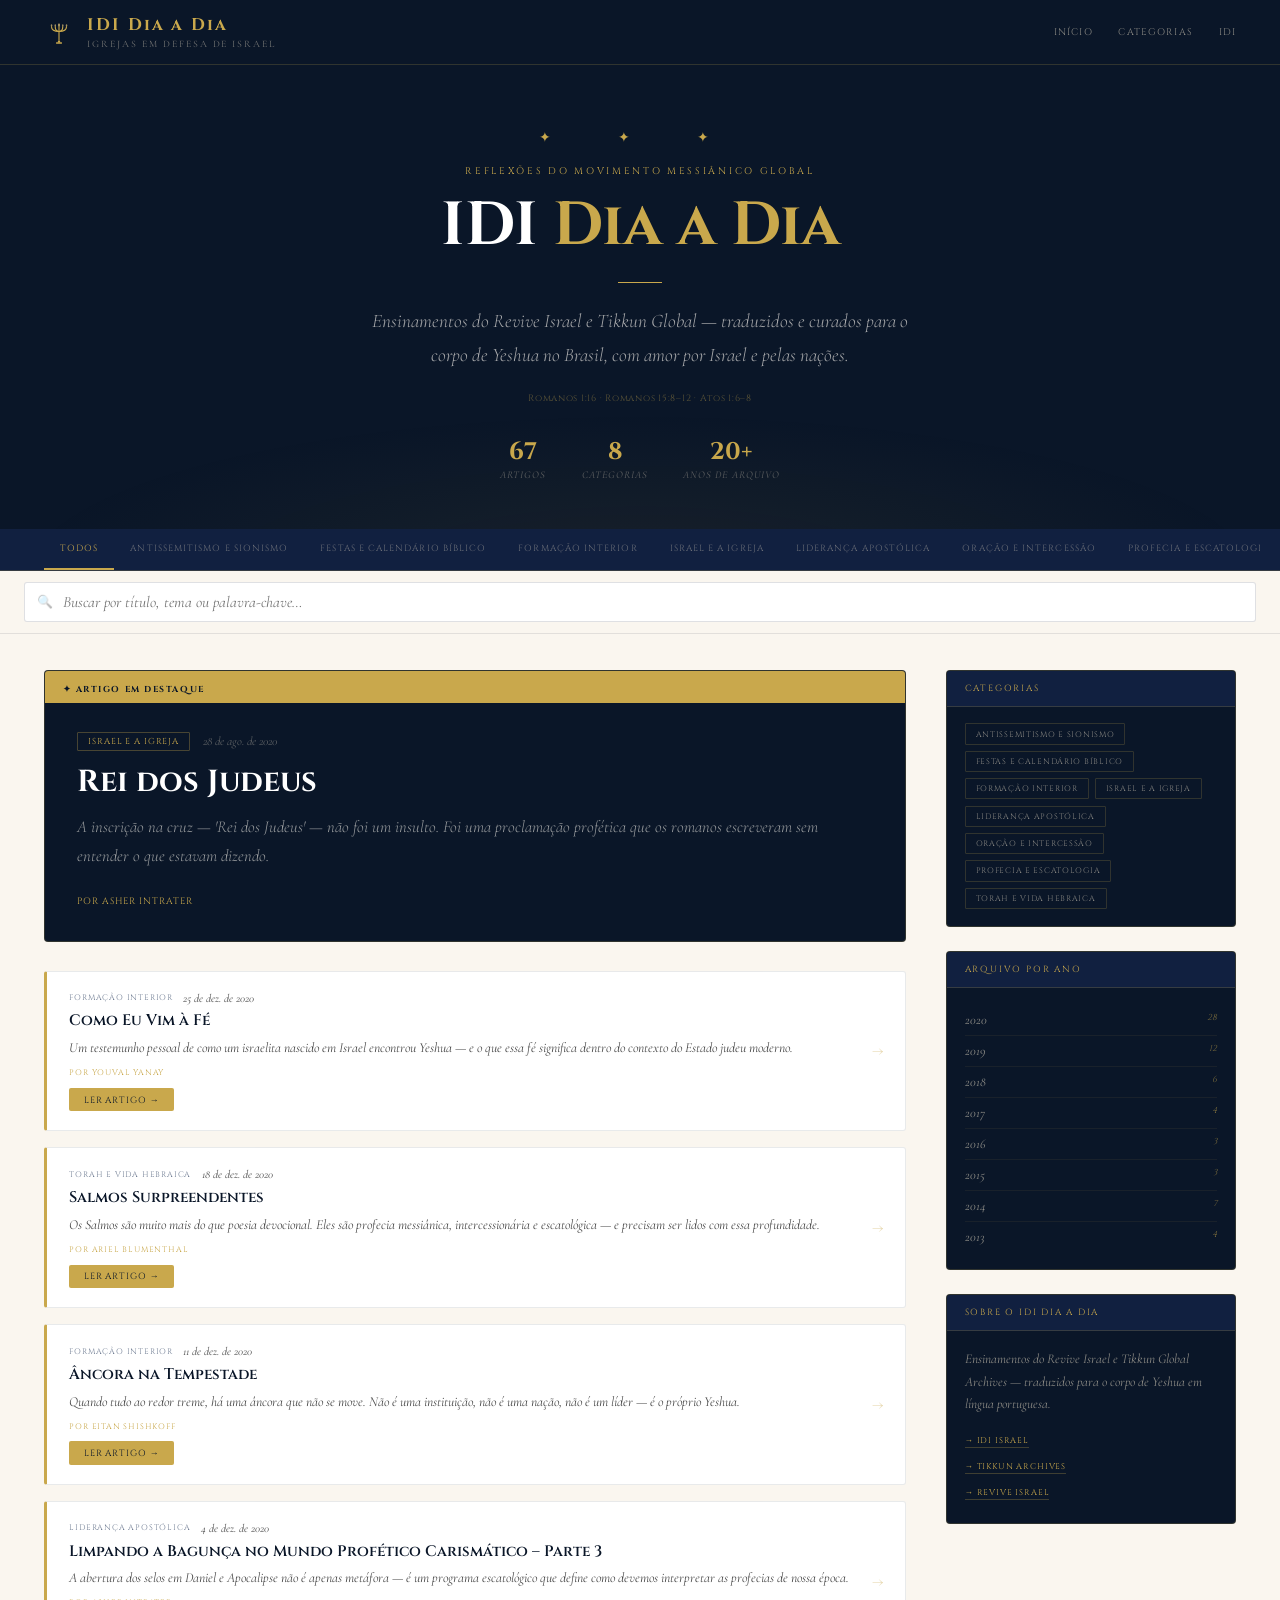
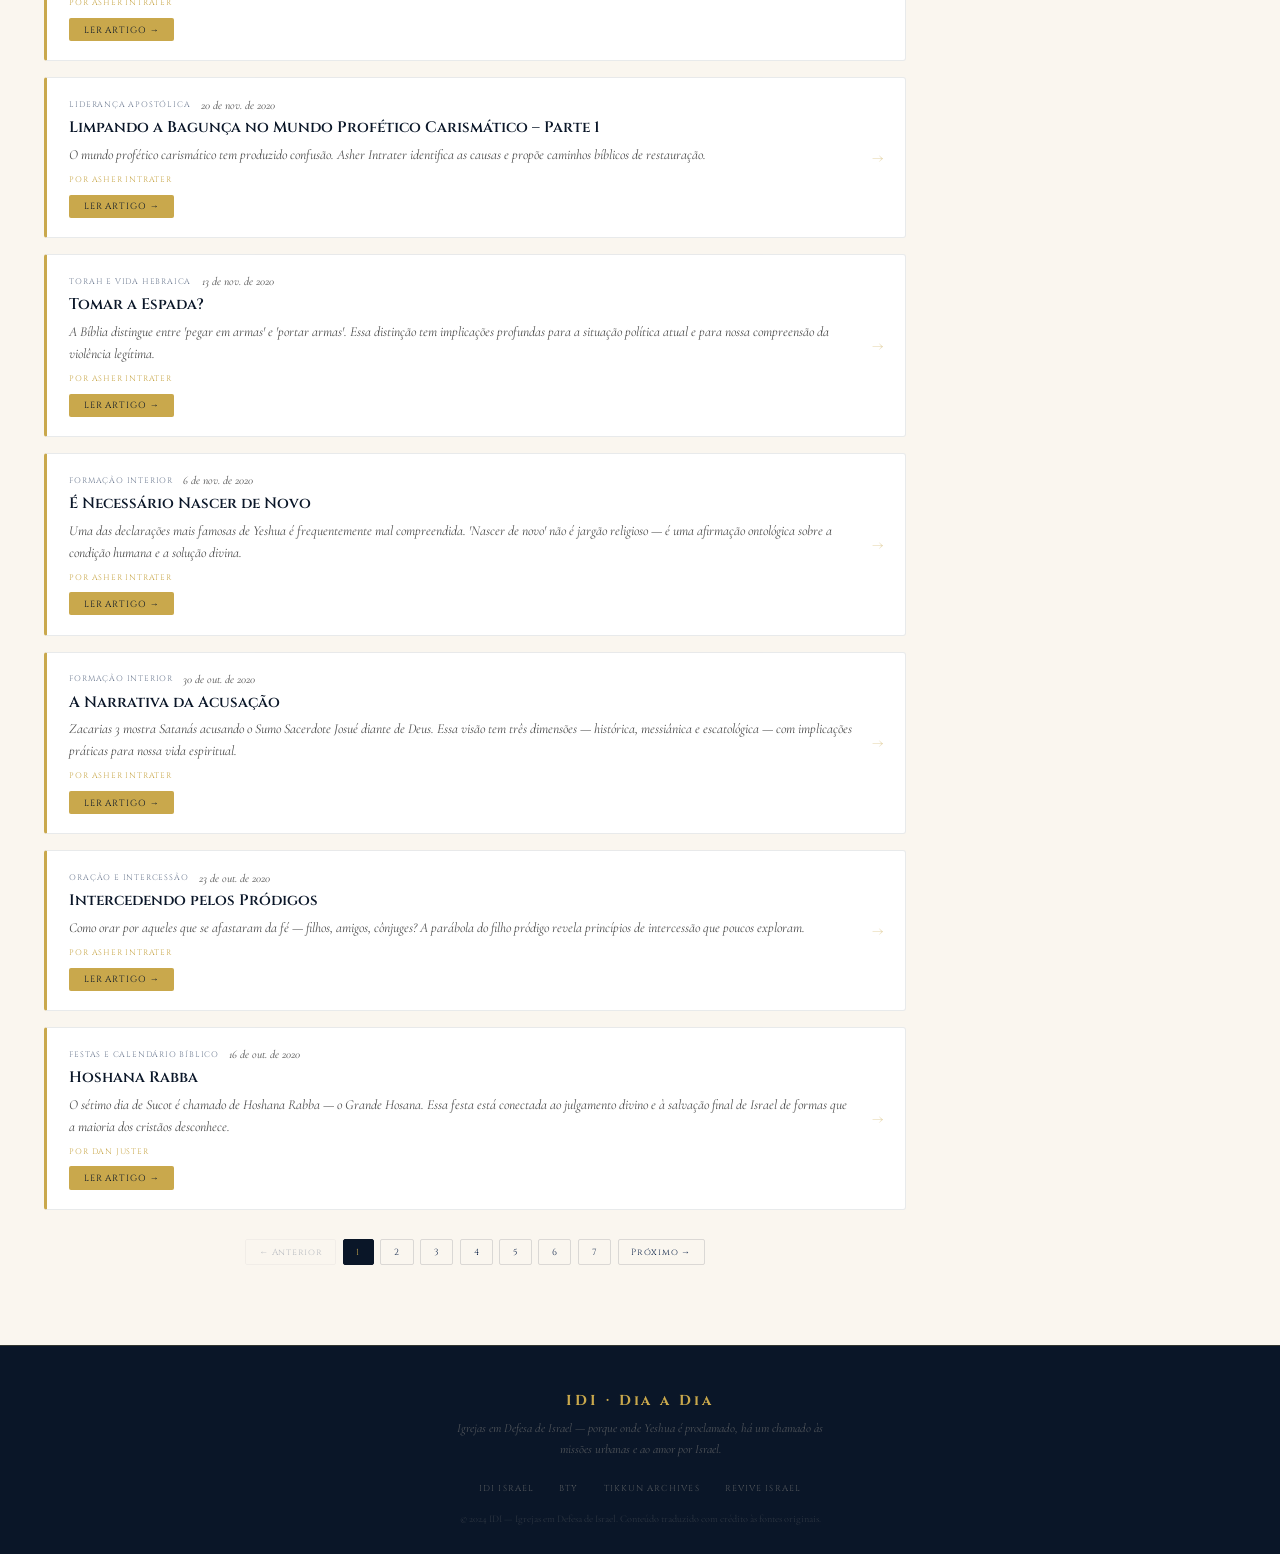
<file: uploads/arquivo_idi-1779852410445.html>
<!DOCTYPE html>
<html lang="pt-BR">
<head>
<meta charset="UTF-8"/>
<meta name="viewport" content="width=device-width,initial-scale=1.0"/>
<title>IDI Dia a Dia — Igrejas em Defesa de Israel</title>
<meta name="description" content="Reflexões diárias sobre Israel, a Igreja e o cumprimento profético — traduzidas do movimento messiânico global para o corpo de Yeshua no Brasil."/>
<link rel="preconnect" href="https://fonts.googleapis.com"/>
<link rel="preconnect" href="https://fonts.gstatic.com" crossorigin/>
<link href="https://fonts.googleapis.com/css2?family=Cinzel:wght@400;600;700;900&family=Cormorant+Garamond:ital,wght@0,300;0,400;0,500;0,600;1,300;1,400;1,500;1,600&display=swap" rel="stylesheet"/>
<style>
:root{--navy:#0a1628;--navy-mid:#112040;--navy-soft:#1a2f52;--gold:#c9a84c;--gold-l:#e2c47a;--cream:#faf6ef;--text:#1c1c1c;--muted:#4a4a4a;--brd:rgba(201,168,76,.2);--shd:rgba(10,22,40,.14)}
*,*::before,*::after{box-sizing:border-box;margin:0;padding:0}
html{scroll-behavior:smooth}
body{font-family:'Cormorant Garamond',Georgia,serif;background:var(--cream);color:var(--text);overflow-x:hidden}
/* HEADER */
header{background:var(--navy);position:sticky;top:0;z-index:100;border-bottom:1px solid var(--brd)}
.hi{max-width:1240px;margin:0 auto;padding:0 1.5rem;display:flex;align-items:center;justify-content:space-between;height:64px}
.logo{display:flex;align-items:center;gap:.8rem;text-decoration:none}
.ln{font-family:'Cinzel',serif;font-size:1.05rem;font-weight:700;color:var(--gold);letter-spacing:.13em;display:block}
.ls{font-size:.62rem;color:rgba(229,218,196,.48);letter-spacing:.2em;text-transform:uppercase;display:block;margin-top:2px}
nav{display:flex;align-items:center;gap:1.6rem}
nav a{font-family:'Cinzel',serif;font-size:.6rem;letter-spacing:.12em;color:rgba(229,218,196,.58);text-decoration:none;text-transform:uppercase;transition:color .2s}
nav a:hover,nav a.ativo{color:var(--gold)}
/* HERO */
.hero{background:var(--navy);padding:4rem 1.5rem 3rem;text-align:center;position:relative;overflow:hidden}
.hero::after{content:'';position:absolute;inset:0;background:radial-gradient(ellipse 70% 50% at 50% 110%,rgba(201,168,76,.08),transparent 70%);pointer-events:none}
@keyframes up{from{opacity:0;transform:translateY(14px)}to{opacity:1;transform:none}}
.h-stars{display:block;font-size:.9rem;color:var(--gold);opacity:.38;letter-spacing:2rem;margin-bottom:1.2rem;animation:up .8s ease both}
.h-eye{font-family:'Cinzel',serif;font-size:.6rem;letter-spacing:.28em;color:var(--gold);text-transform:uppercase;margin-bottom:.9rem;animation:up .8s ease .08s both}
.h-tit{font-family:'Cinzel',serif;font-size:clamp(2rem,6vw,3.8rem);font-weight:700;color:#fff;line-height:1.1;animation:up .8s ease .12s both}
.h-tit span{color:var(--gold)}
.h-rule{width:44px;height:1px;background:var(--gold);opacity:.4;margin:1.4rem auto;animation:up .8s ease .16s both}
.h-desc{font-size:clamp(.95rem,2vw,1.2rem);font-weight:300;font-style:italic;color:rgba(250,246,239,.65);max-width:560px;margin:0 auto 1.2rem;line-height:1.75;animation:up .8s ease .2s both}
.h-ref{font-family:'Cinzel',serif;font-size:.58rem;letter-spacing:.08em;color:rgba(201,168,76,.42);animation:up .8s ease .24s both}
.h-stats{display:flex;justify-content:center;gap:2.2rem;margin-top:2rem;animation:up .8s ease .28s both}
.sn{font-family:'Cinzel',serif;font-size:1.5rem;font-weight:700;color:var(--gold)}
.sl{font-size:.65rem;font-style:italic;color:rgba(229,218,196,.38);text-transform:uppercase;letter-spacing:.1em}
/* FILTROS */
.filtros{background:var(--navy-mid);border-bottom:1px solid var(--brd)}
.fi{max-width:1240px;margin:0 auto;padding:0 1.5rem;display:flex;overflow-x:auto;scrollbar-width:none}
.fi::-webkit-scrollbar{display:none}
.f-btn{font-family:'Cinzel',serif;font-size:.56rem;letter-spacing:.12em;text-transform:uppercase;color:rgba(229,218,196,.42);background:none;border:none;border-bottom:2px solid transparent;padding:.85rem 1rem;cursor:pointer;white-space:nowrap;transition:color .2s,border-color .2s;flex-shrink:0}
.f-btn:hover{color:var(--gold-l)}
.f-btn.ativo{color:var(--gold);border-bottom-color:var(--gold)}
/* BUSCA */
.sb{border-bottom:1px solid rgba(10,22,40,.1);padding:.7rem 1.5rem;background:var(--cream)}
.si{max-width:1240px;margin:0 auto;position:relative}
input.sq{width:100%;padding:.6rem 1rem .6rem 2.4rem;border:1px solid rgba(10,22,40,.13);border-radius:3px;background:#fff;font-family:'Cormorant Garamond',serif;font-size:.98rem;font-style:italic;color:var(--text);outline:none;transition:border-color .2s}
input.sq:focus{border-color:var(--gold)}
.sico{position:absolute;left:.8rem;top:50%;transform:translateY(-50%);color:var(--gold);opacity:.45;font-size:.8rem;pointer-events:none}
/* MAIN */
.main{max-width:1240px;margin:0 auto;padding:2.2rem 1.5rem 5rem;display:grid;grid-template-columns:1fr 290px;gap:2.5rem;align-items:start}
/* DESTAQUE */
.dest{background:var(--navy);border:1px solid var(--brd);border-radius:4px;overflow:hidden;cursor:pointer;margin-bottom:1.8rem;transition:box-shadow .3s,transform .3s}
.dest:hover{box-shadow:0 12px 40px var(--shd);transform:translateY(-2px)}
.dr{background:var(--gold);padding:.38rem 1.1rem}
.dr span{font-family:'Cinzel',serif;font-size:.54rem;letter-spacing:.18em;text-transform:uppercase;color:var(--navy);font-weight:700}
.db{padding:1.8rem 2rem 2rem}
.dm{display:flex;align-items:center;gap:.8rem;margin-bottom:.8rem}
.bdg{font-family:'Cinzel',serif;font-size:.54rem;letter-spacing:.1em;text-transform:uppercase;color:var(--gold);border:1px solid rgba(201,168,76,.32);padding:.2rem .65rem;border-radius:1px}
.dd{font-size:.76rem;font-style:italic;color:rgba(229,218,196,.38)}
.dt{font-family:'Cinzel',serif;font-size:clamp(1.25rem,3vw,1.9rem);font-weight:700;color:#fff;line-height:1.2;margin-bottom:.8rem}
.dre{font-size:1.04rem;font-weight:300;font-style:italic;color:rgba(250,246,239,.6);line-height:1.75;margin-bottom:1.1rem}
.dau{font-family:'Cinzel',serif;font-size:.58rem;letter-spacing:.1em;color:var(--gold);text-transform:uppercase}
/* LISTA */
.lista{display:flex;flex-direction:column;gap:1rem}
.card{background:#fff;border:1px solid rgba(10,22,40,.09);border-left:3px solid var(--gold);border-radius:3px;padding:1.2rem 1.4rem;cursor:pointer;transition:box-shadow .22s,transform .22s,border-left-color .2s;display:flex;align-items:center;gap:1rem}
.card:hover{box-shadow:0 5px 22px rgba(10,22,40,.09);transform:translateX(3px);border-left-color:var(--navy)}
.card-body{flex:1;min-width:0}
.cm{display:flex;align-items:center;gap:.65rem;margin-bottom:.42rem}
.cc{font-family:'Cinzel',serif;font-size:.5rem;letter-spacing:.1em;text-transform:uppercase;color:var(--navy-soft);opacity:.62}
.cd{font-size:.72rem;font-style:italic;color:var(--muted)}
.ct{font-family:'Cinzel',serif;font-size:.95rem;font-weight:600;color:var(--navy);line-height:1.3;margin-bottom:.38rem}
.cr{font-size:.86rem;font-style:italic;color:var(--muted);line-height:1.6}
.ca{font-family:'Cinzel',serif;font-size:.5rem;letter-spacing:.1em;color:var(--gold);text-transform:uppercase;margin-top:.5rem}
.arrow{color:var(--gold);font-size:1.1rem;opacity:.38;transition:opacity .2s,transform .2s;flex-shrink:0}
.card:hover .arrow{opacity:1;transform:translateX(3px)}
/* BTN LER */
.btn-ler{display:inline-block;font-family:'Cinzel',serif;font-size:.56rem;letter-spacing:.1em;text-transform:uppercase;color:var(--navy);background:var(--gold);padding:.35rem .9rem;border-radius:2px;margin-top:.6rem;border:none;cursor:pointer;transition:background .2s}
.btn-ler:hover{background:var(--gold-l)}
/* PAGINAÇÃO */
.pag{display:flex;justify-content:center;align-items:center;gap:.4rem;margin-top:1.8rem;flex-wrap:wrap}
.pb{font-family:'Cinzel',serif;font-size:.56rem;letter-spacing:.08em;color:var(--navy-soft);background:none;border:1px solid rgba(10,22,40,.13);padding:.4rem .8rem;border-radius:2px;cursor:pointer;transition:all .2s}
.pb:hover{background:var(--navy);color:var(--gold-l);border-color:var(--navy)}
.pb.ativo{background:var(--navy);color:var(--gold);border-color:var(--navy)}
.pb:disabled{opacity:.28;cursor:not-allowed}
/* SIDEBAR */
.sidebar{display:flex;flex-direction:column;gap:1.5rem;position:sticky;top:76px}
.widget{background:var(--navy);border:1px solid var(--brd);border-radius:4px;overflow:hidden}
.wh{background:var(--navy-mid);padding:.72rem 1.1rem;border-bottom:1px solid var(--brd)}
.wt{font-family:'Cinzel',serif;font-size:.56rem;letter-spacing:.2em;text-transform:uppercase;color:var(--gold)}
.wb{padding:1.05rem 1.1rem}
.cat-grid{display:flex;flex-wrap:wrap;gap:.38rem}
.cp{font-family:'Cinzel',serif;font-size:.5rem;letter-spacing:.09em;text-transform:uppercase;color:rgba(229,218,196,.55);border:1px solid rgba(201,168,76,.2);padding:.26rem .62rem;border-radius:1px;cursor:pointer;transition:all .2s}
.cp:hover,.cp.ativo{background:var(--gold);color:var(--navy);border-color:var(--gold)}
.arc{list-style:none}
.arc li{border-bottom:1px solid rgba(201,168,76,.08);padding:.44rem 0}
.arc li:last-child{border:none}
.arc a{display:flex;justify-content:space-between;font-size:.82rem;font-style:italic;color:rgba(229,218,196,.6);text-decoration:none;transition:color .2s;cursor:default}
.arc a:hover{color:var(--gold)}
.an{font-family:'Cinzel',serif;font-size:.54rem;color:var(--gold);opacity:.55}
.abt{font-size:.84rem;font-style:italic;color:rgba(229,218,196,.58);line-height:1.7;margin-bottom:.75rem}
.al{font-family:'Cinzel',serif;font-size:.52rem;letter-spacing:.1em;text-transform:uppercase;color:var(--gold);text-decoration:none;border-bottom:1px solid rgba(201,168,76,.28);padding-bottom:1px;display:inline-block;margin-bottom:.38rem;transition:border-color .2s}
.al:hover{border-color:var(--gold)}
/* MODAL */
.ov{position:fixed;inset:0;background:rgba(10,22,40,.9);backdrop-filter:blur(5px);z-index:200;display:flex;align-items:flex-start;justify-content:center;padding:1.5rem 1rem;overflow-y:auto;opacity:0;pointer-events:none;transition:opacity .26s}
.ov.open{opacity:1;pointer-events:all}
.modal{background:var(--cream);max-width:760px;width:100%;border-radius:4px;overflow:hidden;transform:translateY(16px);transition:transform .26s}
.ov.open .modal{transform:translateY(0)}
.mt{background:var(--navy);padding:1.7rem 2rem 1.5rem;position:relative}
.mc{position:absolute;top:.9rem;right:1.1rem;background:none;border:none;color:rgba(229,218,196,.42);font-size:1.55rem;cursor:pointer;line-height:1;transition:color .2s;z-index:1}
.mc:hover{color:var(--gold)}
.mcat{font-family:'Cinzel',serif;font-size:.54rem;letter-spacing:.16em;text-transform:uppercase;color:var(--gold);margin-bottom:.65rem}
.mtit{font-family:'Cinzel',serif;font-size:clamp(1.2rem,3vw,1.8rem);font-weight:700;color:#fff;line-height:1.25;margin-bottom:.85rem}
.mmeta{display:flex;gap:1.2rem;align-items:center;flex-wrap:wrap}
.maut{font-family:'Cinzel',serif;font-size:.58rem;letter-spacing:.1em;color:var(--gold);text-transform:uppercase}
.mdt{font-size:.76rem;font-style:italic;color:rgba(229,218,196,.38)}
.mb{padding:2rem}
.mb p{font-size:1.06rem;line-height:1.9;color:var(--text);margin-bottom:1.25rem}
.mb p:last-child{margin:0}
.mfonte{margin-top:1.6rem;padding-top:1.2rem;border-top:1px solid rgba(10,22,40,.1);display:flex;gap:.7rem;flex-wrap:wrap;align-items:flex-start}
.mfl{font-family:'Cinzel',serif;font-size:.54rem;letter-spacing:.1em;text-transform:uppercase;color:var(--muted);white-space:nowrap;margin-top:.14rem}
.mfa{font-size:.78rem;font-style:italic;color:var(--navy-soft);text-decoration:underline;word-break:break-all}
/* VAZIO */
.vazio{text-align:center;padding:3rem;color:var(--muted);font-style:italic}
/* FOOTER */
footer{background:var(--navy);border-top:1px solid var(--brd);padding:2.8rem 1.5rem 1.8rem;text-align:center}
.fl{font-family:'Cinzel',serif;font-size:.9rem;font-weight:700;color:var(--gold);letter-spacing:.2em;margin-bottom:.5rem}
.fd{font-size:.78rem;font-style:italic;color:rgba(229,218,196,.32);max-width:400px;margin:.45rem auto 1.4rem;line-height:1.7}
.flinks{display:flex;justify-content:center;gap:1.6rem;flex-wrap:wrap;margin-bottom:1.2rem}
.flinks a{font-family:'Cinzel',serif;font-size:.54rem;letter-spacing:.12em;text-transform:uppercase;color:rgba(229,218,196,.32);text-decoration:none;transition:color .2s}
.flinks a:hover{color:var(--gold)}
.fc{font-size:.64rem;color:rgba(229,218,196,.16)}
/* RESPONSIVE */
@media(max-width:920px){.main{grid-template-columns:1fr}.sidebar{position:static;order:-1;display:grid;grid-template-columns:1fr 1fr;gap:1rem}}
@media(max-width:600px){.hi{padding:0 1rem}.hero{padding:2.8rem 1rem 2.2rem}.h-stats{gap:1.4rem}.main{padding:1.4rem 1rem 3.5rem}.card{flex-direction:column}.arrow{display:none}.sidebar{grid-template-columns:1fr}.mb{padding:1.3rem}.mt{padding:1.3rem}nav a:not(:last-child){display:none}}
</style>
</head>
<body>

<header>
  <div class="hi">
    <a class="logo" href="#">
      <svg width="30" height="30" viewBox="0 0 32 32" fill="none">
        <rect x="12.8" y="27" width="6.4" height="1.4" rx=".4" fill="#c9a84c"/>
        <rect x="14.8" y="25.3" width="2.4" height="1.9" rx=".3" fill="#c9a84c"/>
        <rect x="15.4" y="9.5" width="1.2" height="15.8" rx=".3" fill="#c9a84c"/>
        <path d="M16 15.5 Q12 15.5 12 10.5" stroke="#c9a84c" stroke-width="1.2" fill="none" stroke-linecap="round"/>
        <path d="M16 15.5 Q8 15.5 8 10.5" stroke="#c9a84c" stroke-width="1.2" fill="none" stroke-linecap="round"/>
        <path d="M16 15.5 Q20 15.5 20 10.5" stroke="#c9a84c" stroke-width="1.2" fill="none" stroke-linecap="round"/>
        <path d="M16 15.5 Q24 15.5 24 10.5" stroke="#c9a84c" stroke-width="1.2" fill="none" stroke-linecap="round"/>
        <ellipse cx="16" cy="8.5" rx=".95" ry="1.5" fill="#e2c47a" opacity=".9"/>
        <ellipse cx="12" cy="9" rx=".8" ry="1.3" fill="#e2c47a" opacity=".7"/>
        <ellipse cx="8" cy="9" rx=".8" ry="1.3" fill="#e2c47a" opacity=".7"/>
        <ellipse cx="20" cy="9" rx=".8" ry="1.3" fill="#e2c47a" opacity=".7"/>
        <ellipse cx="24" cy="9" rx=".8" ry="1.3" fill="#e2c47a" opacity=".7"/>
      </svg>
      <div>
        <span class="ln">IDI Dia a Dia</span>
        <span class="ls">Igrejas em Defesa de Israel</span>
      </div>
    </a>
    <nav>
      <a href="#">Início</a>
      <a href="#cats">Categorias</a>
      <a href="https://idisrael.com.br" target="_blank">IDI</a>
    </nav>
  </div>
</header>

<section class="hero">
  <span class="h-stars">&#10022; &#10022; &#10022;</span>
  <p class="h-eye">Reflexões do movimento messiânico global</p>
  <h1 class="h-tit">IDI <span>Dia a Dia</span></h1>
  <div class="h-rule"></div>
  <p class="h-desc">Ensinamentos do Revive Israel e Tikkun Global — traduzidos e curados para o corpo de Yeshua no Brasil, com amor por Israel e pelas nações.</p>
  <p class="h-ref">Romanos 1:16 &middot; Romanos 15:8&ndash;12 &middot; Atos 1:6&ndash;8</p>
  
    <div class="h-stats">
      <div class="stat"><div class="sn">67</div><div class="sl">Artigos</div></div>
      <div class="stat"><div class="sn">8</div><div class="sl">Categorias</div></div>
      <div class="stat"><div class="sn">20+</div><div class="sl">Anos de arquivo</div></div>
    </div>

</section>

<div class="filtros" id="cats">
  <div class="fi" id="filtros">
    <button class="f-btn ativo" data-cat="todos">Todos</button>
    <button class="f-btn" data-cat="Antissemitismo e Sionismo">Antissemitismo e Sionismo</button>
    <button class="f-btn" data-cat="Festas e Calendário Bíblico">Festas e Calendário Bíblico</button>
    <button class="f-btn" data-cat="Formação Interior">Formação Interior</button>
    <button class="f-btn" data-cat="Israel e a Igreja">Israel e a Igreja</button>
    <button class="f-btn" data-cat="Liderança Apostólica">Liderança Apostólica</button>
    <button class="f-btn" data-cat="Oração e Intercessão">Oração e Intercessão</button>
    <button class="f-btn" data-cat="Profecia e Escatologia">Profecia e Escatologia</button>
    <button class="f-btn" data-cat="Torah e Vida Hebraica">Torah e Vida Hebraica</button>
  </div>
</div>

<div class="sb">
  <div class="si">
    <span class="sico">&#128269;</span>
    <input class="sq" id="sq" type="text" placeholder="Buscar por t&iacute;tulo, tema ou palavra-chave&hellip;"/>
  </div>
</div>

<div class="main">
  <div>
    <div id="dest-wrap"></div>
    <div class="lista" id="lista"></div>
    <div class="vazio" id="vazio" style="display:none">Nenhum artigo encontrado.</div>
    <div class="pag" id="paginacao"></div>
  </div>
  <aside class="sidebar">
    <div class="widget">
      <div class="wh"><p class="wt">Categorias</p></div>
      <div class="wb"><div class="cat-grid" id="cats-w"></div></div>
    </div>
    <div class="widget">
      <div class="wh"><p class="wt">Arquivo por Ano</p></div>
      <div class="wb"><ul class="arc" id="archive"></ul></div>
    </div>
    <div class="widget">
      <div class="wh"><p class="wt">Sobre o IDI Dia a Dia</p></div>
      <div class="wb">
        <p class="abt">Ensinamentos do Revive Israel e Tikkun Global Archives &mdash; traduzidos para o corpo de Yeshua em l&iacute;ngua portuguesa.</p>
        <a class="al" href="https://idisrael.com.br" target="_blank">&#8594; IDI Israel</a><br/>
        <a class="al" href="https://tikkunglobalarchives.org/english-archive-articles/" target="_blank">&#8594; Tikkun Archives</a><br/>
        <a class="al" href="https://reviveisrael.org" target="_blank">&#8594; Revive Israel</a>
      </div>
    </div>
  </aside>
</div>

<div class="ov" id="ov">
  <div class="modal">
    <div class="mt">
      <button class="mc" id="mc">&times;</button>
      <p class="mcat" id="mcat"></p>
      <h2 class="mtit" id="mtit"></h2>
      <div class="mmeta">
        <span class="maut" id="maut"></span>
        <span class="mdt" id="mdt"></span>
      </div>
    </div>
    <div class="mb">
      <div id="mcon"></div>
      <div class="mfonte">
        <span class="mfl">Fonte original:</span>
        <a class="mfa" id="mfa" href="#" target="_blank"></a>
      </div>
    </div>
  </div>
</div>

<footer>
  <p class="fl">IDI &middot; Dia a Dia</p>
  <p class="fd">Igrejas em Defesa de Israel &mdash; porque onde Yeshua &eacute; proclamado, h&aacute; um chamado &agrave;s miss&otilde;es urbanas e ao amor por Israel.</p>
  <div class="flinks">
    <a href="https://idisrael.com.br" target="_blank">IDI Israel</a>
    <a href="https://ministeriobty.com.br" target="_blank">BTY</a>
    <a href="https://tikkunglobalarchives.org" target="_blank">Tikkun Archives</a>
    <a href="https://reviveisrael.org" target="_blank">Revive Israel</a>
  </div>
  <p class="fc">&copy; 2024 IDI &mdash; Igrejas em Defesa de Israel. Conte&uacute;do traduzido com cr&eacute;dito &agrave;s fontes originais.</p>
</footer>

<script>

const A = [{"id":"001","slug":"como-eu-vim-a-fe","titulo":"Como Eu Vim à Fé","titulo_original":"","autor":"Youval Yanay","data":"2020-12-25","categoria":"Formação Interior","resumo":"Um testemunho pessoal de como um israelita nascido em Israel encontrou Yeshua — e o que essa fé significa dentro do contexto do Estado judeu moderno.","conteudo":"Nasci em Israel em uma família secular. A maioria dos israelitas não pensa sobre fé; pensa sobre sobrevivência, identidade e futuro.\n\nMas havia uma pergunta que não saía da minha cabeça: quem é Yeshua?\n\nEle era judeu. Seus discípulos eram judeus. Ele ensinou nas sinagogas, guardou os Shabatot, celebrou as festas. Algo nessa descoberta me perturbou profundamente.\n\nQuando finalmente li os Evangelhos sem os filtros que me foram impostos, encontrei um rabino de Galil que falava com autoridade diferente de qualquer um. E encontrei nEle a resposta para a minha busca mais profunda.\n\nCrer em Yeshua não me tornou menos judeu. Tornou-me o judeu que eu fui chamado a ser.\n\n(Baseado em artigo original de Youval Yanay — Tikkun Global Archives)","fonte_original":"https://tikkunglobalarchives.org/how-i-came-to-faith/","destaque":false},{"id":"002","slug":"salmos-surpreendentes","titulo":"Salmos Surpreendentes","titulo_original":"","autor":"Ariel Blumenthal","data":"2020-12-18","categoria":"Torah e Vida Hebraica","resumo":"Os Salmos são muito mais do que poesia devocional. Eles são profecia messiânica, intercessionária e escatológica — e precisam ser lidos com essa profundidade.","conteudo":"Quando lemos os Salmos como se fossem apenas expressões de emoção pessoal, perdemos a maior parte de seu conteúdo.\n\nO Salmo 22 abre com 'Deus meu, Deus meu, por que me abandonaste?' — as palavras de Yeshua na cruz. Mas termina com 'proclamarão a Sua justiça ao povo que ainda há de nascer'. É profecia de ressurreição.\n\nO Salmo 110 é o mais citado no Novo Testamento. 'O SENHOR disse ao meu Senhor: Senta-te à minha direita.' Tiago, Pedro e Paulo constroem argumentos cristológicos inteiros sobre esse versículo.\n\nO Salmo 2 fala do Rei instalado em Sião contra quem as nações conspiram — e esse Rei é chamado de Filho de Deus.\n\nLer os Salmos em seu contexto messiânico transforma a oração. Você não está apenas expressando sentimentos — você está entrando em profecias em cumprimento.\n\n(Baseado em artigo original de Ariel Blumenthal — Tikkun Global Archives)","fonte_original":"https://tikkunglobalarchives.org/surprising-psalms/","destaque":false},{"id":"003","slug":"ancora-na-tempestade","titulo":"Âncora na Tempestade","titulo_original":"","autor":"Eitan Shishkoff","data":"2020-12-11","categoria":"Formação Interior","resumo":"Quando tudo ao redor treme, há uma âncora que não se move. Não é uma instituição, não é uma nação, não é um líder — é o próprio Yeshua.","conteudo":"O mundo ao redor de nós tem tremido de formas sem precedente. Pandemias, instabilidade política, divisão social, incerteza econômica.\n\nMas o escritor de Hebreus nos diz que temos uma esperança que é 'âncora para a alma, firme e segura' (Hb 6:19). Essa esperança não é vaga — tem nome, tem rosto, tem história.\n\nYeshua passou pela tempestade mais feroz que existe: a morte. E saiu do outro lado com as chaves. Por isso Ele pode ancorar nossa alma quando os ventos batem.\n\nA âncora não impede a tempestade. A âncora impede que você seja arrastado. Há uma diferença enorme entre as duas coisas.\n\nComo crentes, somos chamados a ser âncoras para as pessoas ao nosso redor — não porque temos certeza de tudo, mas porque estamos agarrados a Alguém que não se move.\n\n(Baseado em artigo original de Eitan Shishkoff — Tikkun Global Archives)","fonte_original":"https://tikkunglobalarchives.org/anchor-in-the-storm/","destaque":false},{"id":"004","slug":"limpando-a-bagunca-no-mundo-profetico-carismatico-parte-3","titulo":"Limpando a Bagunça no Mundo Profético Carismático – Parte 3","titulo_original":"","autor":"Asher Intrater","data":"2020-12-04","categoria":"Liderança Apostólica","resumo":"A abertura dos selos em Daniel e Apocalipse não é apenas metáfora — é um programa escatológico que define como devemos interpretar as profecias de nossa época.","conteudo":"Em Daniel, o profeta é instruído quatro vezes a 'selar o livro' e três vezes a 'fechá-lo'. Esse gesto simbólico significa tanto preservar os escritos quanto indicar que seu cumprimento é futuro.\n\nMas chega o momento em que os selos são abertos. Em Apocalipse 5, apenas Yeshua — o Leão de Judá, o Cordeiro que foi morto — tem autoridade para abrir o livro. Isso é fundamental: o discernimento profético genuíno vem apenas por meio de Yeshua.\n\nIsto tem implicações para o movimento profético hoje. Muitas das confusões que vemos surgem de pessoas que falam em nome de Deus sem estar genuinamente seladas a Ele — sem santidade, sem responsabilidade, sem comunidade.\n\nO peso de uma profecia verdadeira é uma responsabilidade sagrada. Não é para exibição pessoal. É para edificação do Corpo e cumprimento do propósito de Deus para Israel e as nações.\n\n(Baseado em artigo original de Asher Intrater — Tikkun Global Archives)","fonte_original":"https://tikkunglobalarchives.org/cleaning-up-the-mess-in-the-charismatic-prophetic-world-part-3/","destaque":false},{"id":"005","slug":"limpando-a-bagunca-no-mundo-profetico-carismatico-parte-1","titulo":"Limpando a Bagunça no Mundo Profético Carismático – Parte 1","titulo_original":"","autor":"Asher Intrater","data":"2020-11-20","categoria":"Liderança Apostólica","resumo":"O mundo profético carismático tem produzido confusão. Asher Intrater identifica as causas e propõe caminhos bíblicos de restauração.","conteudo":"Muitos eventos difíceis aconteceram recentemente. O ritmo do mundo está acelerando (veja Daniel 12:4). As implicações espirituais e morais são complexas, causando um grau de confusão entre crentes.\n\nO movimento profético tem grande potencial — mas também grande vulnerabilidade. Quando a profecia é desconectada da Palavra escrita, da prestação de contas comunitária e do caráter pessoal, ela se torna um campo minado.\n\nTrês princípios básicos precisam ser restaurados: (1) toda profecia deve ser julgada à luz das Escrituras; (2) nenhum profeta deve operar fora de uma cobertura apostólica; (3) o caráter pessoal é inseparável do ministério profético.\n\nO objetivo não é suprimir o Espírito — é criar condições para que o Espírito flua com pureza e poder genuínos.\n\n(Baseado em artigo original de Asher Intrater — Tikkun Global Archives)","fonte_original":"https://tikkunglobalarchives.org/cleaning-up-the-mess-in-the-charismatic-prophetic-world-part-1/","destaque":false},{"id":"006","slug":"tomar-a-espada","titulo":"Tomar a Espada?","titulo_original":"","autor":"Asher Intrater","data":"2020-11-13","categoria":"Torah e Vida Hebraica","resumo":"A Bíblia distingue entre 'pegar em armas' e 'portar armas'. Essa distinção tem implicações profundas para a situação política atual e para nossa compreensão da violência legítima.","conteudo":"A Bíblia faz uma distinção entre 'pegar em armas' e 'portar armas'. Essa diferença tem amplas implicações para a situação política atual.\n\nHá casos modernos de abuso de armas por parte de autoridades — e a Igreja tem responsabilidade de falar profeticamente sobre justiça.\n\nPor outro lado, Yeshua disse a Pedro: 'Quem vive pela espada, pela espada morrerá' (Mt 26:52). Mas também disse em outra ocasião: 'Quem não tiver espada, venda seu manto e compre uma' (Lc 22:36). Essa tensão é proposital.\n\nO povo de Deus é chamado a lutar — mas a batalha principal não é carnal. 'Não lutamos contra carne e sangue, mas contra principados e potestades' (Ef 6:12). Nossa arma principal é a oração, o jejum e a Palavra.\n\nNão confundamos as batalhas. E não fiquemos passivos diante da injustiça real que exige resposta.\n\n(Baseado em artigo original de Asher Intrater — Tikkun Global Archives)","fonte_original":"https://tikkunglobalarchives.org/taking-up-the-sword/","destaque":false},{"id":"007","slug":"e-necessario-nascer-de-novo","titulo":"É Necessário Nascer de Novo","titulo_original":"","autor":"Asher Intrater","data":"2020-11-06","categoria":"Formação Interior","resumo":"Uma das declarações mais famosas de Yeshua é frequentemente mal compreendida. 'Nascer de novo' não é jargão religioso — é uma afirmação ontológica sobre a condição humana e a solução divina.","conteudo":"Uma das declarações mais famosas de Yeshua foi: 'É necessário nascer de novo' (Jo 3:3). Isso foi dito a Nicodemos, um dos líderes do Sinédrio — um homem religiosamente impecável.\n\nIsso é revelador. Não se trata de uma questão de comportamento ou ritual. A condição humana após a queda de Adão é tão profundamente comprometida que não pode ser corrigida de fora para dentro. Precisa de uma nova origem.\n\nO nascimento de novo é uma obra soberana do Espírito de Deus. 'O vento sopra onde quer; você ouve o seu som, mas não sabe de onde vem nem para onde vai. Assim acontece com todo aquele que nasce do Espírito' (Jo 3:8).\n\nIsso exige humildade. Mesmo Nicodemos, com toda sua teologia e posição, precisou ser levado a uma posição de dependência radical. O Reino não é para quem tem credenciais — é para quem tem o Espírito.\n\n(Baseado em artigo original de Asher Intrater — Tikkun Global Archives)","fonte_original":"https://tikkunglobalarchives.org/you-must-be/","destaque":false},{"id":"008","slug":"a-narrativa-da-acusacao","titulo":"A Narrativa da Acusação","titulo_original":"","autor":"Asher Intrater","data":"2020-10-30","categoria":"Formação Interior","resumo":"Zacarias 3 mostra Satanás acusando o Sumo Sacerdote Josué diante de Deus. Essa visão tem três dimensões — histórica, messiânica e escatológica — com implicações práticas para nossa vida espiritual.","conteudo":"Em Zacarias 3, o profeta tem uma visão concernente ao Sumo Sacerdote Josué. A passagem tem significado triplo: eventos históricos em torno da restauração de Jerusalém, uma pré-figura do Messias (que tem o mesmo nome: Yeshua), e uma batalha espiritual escatológica.\n\nNessa visão, o Adversário está posicionado à direita de Josué para acusá-lo. Mas o SENHOR repreende o Adversário e diz: 'Não é este um tição tirado do fogo?'\n\nSatanás é o acusador dos irmãos (Ap 12:10). Sua estratégia é fazer com que os crentes se sintam condenados, indignos, sem esperança. Ele usa verdades parciais para construir mentiras completas.\n\nA resposta de Deus é: vestes sujas tiradas, mantos limpos colocados. Isso não é mérito — é graça. A justificação é declaratória, não gradual. E ela é suficiente para silenciar o acusador.\n\n(Baseado em artigo original de Asher Intrater — Tikkun Global Archives)","fonte_original":"https://tikkunglobalarchives.org/accusation-narrative/","destaque":false},{"id":"009","slug":"intercedendo-pelos-prodigos","titulo":"Intercedendo pelos Pródigos","titulo_original":"","autor":"Asher Intrater","data":"2020-10-23","categoria":"Oração e Intercessão","resumo":"Como orar por aqueles que se afastaram da fé — filhos, amigos, cônjuges? A parábola do filho pródigo revela princípios de intercessão que poucos exploram.","conteudo":"A parábola do filho pródigo (Lc 15) é talvez a história mais conhecida de Yeshua. Mas poucos a leem do ponto de vista do pai — que é o ponto de vista da intercessão.\n\nO pai da parábola não persegue o filho. Não manda mensageiros. Não manipula. Ele espera. Mas sua espera não é passiva — é vigilante. 'Quando ainda estava longe, o pai o viu.' Isso pressupõe que o pai estava olhando.\n\nIntercessão pelos pródigos é isso: manter os olhos fixos no horizonte, prontos para correr quando o retorno começar. Não forçar. Não desistir.\n\nHá uma promessa implícita na parábola: o pródigo vem ao juízo de si mesmo ('caiu em si'). O Espírito Santo produz esse momento. Nossa oração cria espaço para Ele agir.\n\nOre com expectativa. O pai correu. Isso significa que o retorno é esperado.\n\n(Baseado em artigo original de Asher Intrater — Tikkun Global Archives)","fonte_original":"https://tikkunglobalarchives.org/praying-for-prodigals-2/","destaque":false},{"id":"010","slug":"hoshana-rabba","titulo":"Hoshana Rabba","titulo_original":"","autor":"Dan Juster","data":"2020-10-16","categoria":"Festas e Calendário Bíblico","resumo":"O sétimo dia de Sucot é chamado de Hoshana Rabba — o Grande Hosana. Essa festa está conectada ao julgamento divino e à salvação final de Israel de formas que a maioria dos cristãos desconhece.","conteudo":"O sétimo dia de Sucot (Tabernáculos) é chamado de Hoshana Rabba — o Grande Hosana. Na tradição judaica, é o dia em que o decreto do julgamento divino do Ano Novo (iniciado em Rosh Hashaná e selado em Yom Kipur) é enviado.\n\nA palavra 'Hosana' vem do hebraico Hoshia Na — 'salva agora' ou 'salva, por favor'. É um clamor, não uma aclamação.\n\nQuando as multidões gritaram 'Hosana!' na entrada de Yeshua em Jerusalém (Mt 21), elas não estavam simplesmente aplaudindo. Estavam clamando pela salvação messiânica prometida. Estavam cumprindo o Salmo 118.\n\nO que a Igreja frequentemente perdeu é que o calendário bíblico é um programa profético. Cada festa revela uma dimensão do plano redentor. Hoshana Rabba aponta para o clamor final de Israel: 'Bendito o que vem em nome do SENHOR' (Mt 23:39).\n\n(Baseado em artigo original de Dan Juster — Tikkun Global Archives)","fonte_original":"https://tikkunglobalarchives.org/hoshana-rabba/","destaque":false},{"id":"011","slug":"aumentando-o-calor","titulo":"Aumentando o Calor?","titulo_original":"","autor":"Eitan Shishkoff","data":"2020-10-02","categoria":"Profecia e Escatologia","resumo":"Os eventos do mundo moderno — pandemias, guerras, instabilidade — devem ser lidos à luz da escatologia bíblica. Não com medo, mas com clareza profética.","conteudo":"Os eventos do mundo ao redor de nós estão se intensificando. A pergunta não é se isso vai acontecer — as Escrituras são claras que vai. A pergunta é: como respondemos?\n\nYeshua disse: 'Quando estas coisas começarem a acontecer, levantai-vos e erguei as vossas cabeças, porque a vossa redenção está próxima' (Lc 21:28). Isso não é convite ao medo — é convite à expectativa.\n\nO povo de Deus nos últimos tempos deve ser o povo mais esperançoso do planeta. Não ingenuamente — com olhos abertos para o que está acontecendo. Mas enraizado na certeza de que o Rei está vindo.\n\nNão deixe que as notícias determinem seu estado espiritual. As notícias são o pano de fundo. A profecia é o primeiro plano. E a profecia diz: o Rei vence.\n\n(Baseado em artigo original de Eitan Shishkoff — Tikkun Global Archives)","fonte_original":"https://tikkunglobalarchives.org/turning-up-the-heat/","destaque":false},{"id":"012","slug":"limpando-a-bagunca-no-mundo-profetico-carismatico-parte-2","titulo":"Limpando a Bagunça no Mundo Profético Carismático – Parte 2","titulo_original":"","autor":"Asher Intrater","data":"2020-09-27","categoria":"Liderança Apostólica","resumo":"Na segunda parte desta série, Asher Intrater aborda como discernir profecias verdadeiras das falsas — e como a comunidade apostólica deve responder.","conteudo":"Como discernir se uma profecia é verdadeira? As Escrituras nos dão critérios claros, mas muitos no movimento carismático os ignoram.\n\nPrimeiro: toda profecia genuína é consistente com a Palavra escrita. Isso não quer dizer que toda profecia está literalmente nas Escrituras — mas não pode contradizê-las.\n\nSegundo: a profecia genuína produz fruto de santidade, não de exaltação pessoal. O profeta que usa o dom para ganhar influência, dinheiro ou admiração está em território perigoso.\n\nTerceiro: a profecia legítima se submete ao julgamento da comunidade. Paulo é explícito: 'Os profetas falem dois ou três, e os outros julguem' (1 Co 14:29). Profecias que não se submetem ao julgamento coletivo são suspeitas.\n\nO objetivo desta limpeza não é apagar o fogo profético — é purificá-lo para que queime com mais intensidade e menos fumaça.\n\n(Baseado em artigo original de Asher Intrater — Tikkun Global Archives)","fonte_original":"https://tikkunglobalarchives.org/cleaning-up-the-mess-in-the-charismatic-prophetic-world-part-2/","destaque":false},{"id":"013","slug":"uma-revelacao-sobre-as-trombetas-parte-2","titulo":"Uma Revelação sobre as Trombetas – Parte 2","titulo_original":"","autor":"Asher Intrater","data":"2020-09-18","categoria":"Festas e Calendário Bíblico","resumo":"A segunda parte do estudo sobre as trombetas bíblicas — conectando Rosh Hashaná, o sétimo shofar do Apocalipse e o retorno de Yeshua.","conteudo":"A sétima trombeta do Apocalipse (Ap 11:15) é o clímax de todo o livro: 'O reino do mundo tornou-se o reino do nosso Senhor e do Seu Messias, e Ele reinará para sempre e sempre.'\n\nEssa trombeta é o Shofar final — o que ressoa no Rosh Hashaná escatológico. Paulo fala sobre isso em 1 Coríntios 15:52: 'num momento, num abrir e fechar de olhos, ao toque da última trombeta.'\n\nRosh Hashaná não é apenas uma festa judaica. É uma profecia do retorno do Rei. Cada ano, quando o shofar ressoa nas sinagogas do mundo, é como se o universo ensaiasse o grande dia que está por vir.\n\nA Igreja deveria estar familiarizada com esse calendário. Não como observância legalista — mas como mapa profético do plano de Deus.\n\n(Baseado em artigo original de Asher Intrater — Tikkun Global Archives)","fonte_original":"https://tikkunglobalarchives.org/a-revelation-about-trumpets-part-2/","destaque":false},{"id":"014","slug":"uma-revelacao-sobre-as-trombetas-parte-1","titulo":"Uma Revelação sobre as Trombetas – Parte 1","titulo_original":"","autor":"Asher Intrater","data":"2020-09-11","categoria":"Festas e Calendário Bíblico","resumo":"O shofar é muito mais do que um instrumento musical. É um símbolo de convocação, julgamento, guerra e esperança — com raízes no coração da teologia bíblica.","conteudo":"O shofar aparece mais de 70 vezes nas Escrituras. É o instrumento de convocação — para a guerra (Nm 10), para o julgamento (Am 3:6), para a festa (Sl 81:3), para o retorno do Rei (Is 27:13).\n\nEm Rosh Hashaná — o Ano Novo judaico — o shofar ressoa em um dos rituais mais profundos do calendário bíblico. A Torá chama esse dia simplesmente de 'Yom Teruah' — o Dia da Proclamação ou do Clamor do Shofar.\n\nO que é proclamado? A soberania do Rei. Nos dias de reis humanos, o shofar anunciava sua coroação. Em Rosh Hashaná, proclamamos que YHVH é Rei.\n\nMas há uma dimensão escatológica: o Dia em que o Shofar final soará e o Rei voltará para reinar. Todo Rosh Hashaná é um ensaio profético desse Dia.\n\n(Baseado em artigo original de Asher Intrater — Tikkun Global Archives)","fonte_original":"https://tikkunglobalarchives.org/a-revelation-about-trumpets-part-1/","destaque":false},{"id":"015","slug":"rei-dos-judeus","titulo":"Rei dos Judeus","titulo_original":"","autor":"Asher Intrater","data":"2020-08-28","categoria":"Israel e a Igreja","resumo":"A inscrição na cruz — 'Rei dos Judeus' — não foi um insulto. Foi uma proclamação profética que os romanos escreveram sem entender o que estavam dizendo.","conteudo":"Pôncio Pilatos ordenou que fosse colocada uma inscrição na cruz: 'Yeshua, o Nazareno, Rei dos Judeus' (Jo 19:19). Os sumos sacerdotes protestaram: 'Não escreva Rei dos Judeus, mas que Ele disse ser Rei dos Judeus.'\n\nPilatos respondeu: 'O que escrevi, escrevi.'\n\nIsso é mais do que ironia histórica. É uma declaração profética — feita por um gentio pagão que não entendia o que estava fazendo. O Espírito de Deus age desta forma: usando até mesmo os inimigos para proclamar a verdade.\n\nYeshua é o Rei dos Judeus. Não como título honorífico — como realidade escatológica. Ele voltará a Jerusalém como Rei. E nesse dia, Israel O reconhecerá.\n\nA inscrição em três línguas — hebraico, latim e grego — indica o alcance universal de Seu reinado. Não apenas sobre Israel, mas sobre todas as nações.\n\n(Baseado em artigo original de Asher Intrater — Tikkun Global Archives)","fonte_original":"https://tikkunglobalarchives.org/king-of-the-jews-2/","destaque":true},{"id":"016","slug":"humildade-e-guerra-espiritual","titulo":"Humildade e Guerra Espiritual","titulo_original":"","autor":"Asher Intrater","data":"2020-08-21","categoria":"Formação Interior","resumo":"Há uma conexão profunda entre humildade e vitória espiritual que a maioria dos ensinamentos de guerra espiritual ignora. A humildade não é fraqueza — é a posição de maior autoridade.","conteudo":"A maioria dos ensinos sobre guerra espiritual foca nos métodos — declaração, decreto, jejum, adoração. Mas há uma dimensão que frequentemente fica de fora: a humildade.\n\nTiago 4:7 diz: 'Submetei-vos a Deus. Resistí ao diabo, e ele fugirá de vós.' A ordem importa: primeiro submissão, depois resistência. Você não pode resistir com autoridade o que não se submeteu primeiro.\n\n1 Pedro 5:5-9 é ainda mais explícito: 'Deus resiste aos soberbos, mas dá graça aos humildes... sede sóbrios e vigilantes. O diabo, como leão que ruge, anda em derredor, procurando alguém para devorar.'\n\nO orgulho espiritual é uma das maiores portas de entrada para o engano demoníaco. O guerreiro espiritual mais perigoso não é o mais vocal — é o mais humilde, porque é o mais conectado à fonte do poder.\n\n(Baseado em artigo original de Asher Intrater — Tikkun Global Archives)","fonte_original":"https://tikkunglobalarchives.org/humility-and-spiritual-warfare-3/","destaque":false},{"id":"017","slug":"oracoes-estrategicas-pelo-oriente-medio","titulo":"Orações Estratégicas pelo Oriente Médio","titulo_original":"","autor":"Asher Intrater","data":"2020-08-14","categoria":"Oração e Intercessão","resumo":"Como orar estrategicamente pelo Oriente Médio — Israel, a Igreja árabe, as nações islâmicas — com base em profecias específicas das Escrituras.","conteudo":"O Oriente Médio é o epicentro escatológico do mundo. O que acontece nessa região tem implicações proféticas que afetam toda a humanidade.\n\nComo orar? Com base nas Escrituras.\n\nPrimeiro: ore pela paz de Jerusalém (Sl 122:6). Isso não é apenas uma fórmula — é uma estratégia espiritual. A paz de Jerusalém está conectada ao bem-estar de quem ora por ela.\n\nSegundo: ore pelo remanescente messiânico em Israel. Asher Intrater e sua equipe em Tiferet Yeshua e Ahavat Yeshua são a linha de frente de uma batalha espiritual intensa.\n\nTerceiro: ore pela Igreja árabe. Em meio a toda a perseguição e instabilidade, há um movimento genuíno de crentes árabes que amam Israel — e isso é cumprimento de profecia (Is 19:23-25).\n\nQuarto: ore pela abertura do mundo islâmico. Sonhos e visões de Yeshua estão se multiplicando em países como Irã, Argélia e Turquia.\n\n(Baseado em artigo original de Asher Intrater — Tikkun Global Archives)","fonte_original":"https://tikkunglobalarchives.org/strategic-prayers-for-the-middle-east-2/","destaque":false},{"id":"018","slug":"morte-e-ressurreicao-em-todas-as-coisas","titulo":"Morte e Ressurreição em Todas as Coisas","titulo_original":"","autor":"Asher Intrater","data":"2020-07-24","categoria":"Formação Interior","resumo":"O padrão de morte e ressurreição não se limita à história de Yeshua. É o padrão fundamental de todo o Reino de Deus — aplicável a cada área de nossa vida.","conteudo":"O padrão central do Reino é morte e ressurreição. Yeshua não foi apenas a exceção — foi o protótipo.\n\nPaulo aplica esse padrão a múltiplos domínios: 'Sou crucificado com Messias' (Gl 2:20). 'Fomos sepultados com Ele pelo batismo na morte' (Rm 6:4). 'Carregamos em nosso corpo a mortificação de Yeshua para que a vida de Yeshua se manifeste' (2 Co 4:10).\n\nIsso se aplica a casamentos que precisam morrer para ressurgir em nova base. Ministérios que precisam ser desfeitos para serem reconstruídos sobre fundamento apostólico. Nações que precisam passar pela humilhação antes da restauração.\n\nIsrael é o exemplo supremo: nação morta (Holocausto), sepultada, ressuscitada em 1948. O Sionismo moderno, do ponto de vista profético, é a ressurreição dos ossos secos de Ezequiel 37.\n\nNão resista o processo de morte. Coopere com ele. Do outro lado está a ressurreição.\n\n(Baseado em artigo original de Asher Intrater — Tikkun Global Archives)","fonte_original":"https://tikkunglobalarchives.org/death-and-resurrection-in-all-things/","destaque":false},{"id":"019","slug":"nova-atitude-para-tempos-dificeis","titulo":"Nova Atitude para Tempos Difíceis","titulo_original":"","autor":"Asher Intrater","data":"2020-07-17","categoria":"Formação Interior","resumo":"Nos tempos difíceis, não basta ter fé — é preciso ter a atitude certa. Asher Intrater identifica quatro ajustes de postura que fazem a diferença.","conteudo":"Muitos crentes têm fé — mas a atitude errada. Fé sem a atitude certa produz frustração.\n\nQuatro ajustes que os tempos difíceis exigem:\n\nPrimeiro: mude do modo de sobrevivência para o modo de missão. A pandemia, a crise, a perseguição — tudo pode ser redirecionado para o avanço do Reino.\n\nSegundo: mude do isolamento para a comunidade. Deus está usando os tempos difíceis para destruir o individualismo cristão e restaurar a vida comunitária apostólica de Atos 2.\n\nTerceiro: mude da ansiedade para a intercessionária. O Espírito Santo transforma o que seria preocupação em oração. Filipenses 4:6 — 'não estejais ansiosos por coisa alguma, mas em tudo fazei os vossos pedidos conhecidos a Deus.'\n\nQuarto: mude do foco no presente para o foco no eterno. Esta geração está sendo preparada para a mais gloriosa colheita da história. O sofrimento presente não se compara com a glória que virá.\n\n(Baseado em artigo original de Asher Intrater — Tikkun Global Archives)","fonte_original":"https://tikkunglobalarchives.org/new-attitude-for-difficult-times/","destaque":false},{"id":"020","slug":"fugindo-dos-problemas","titulo":"Fugindo dos Problemas?","titulo_original":"","autor":"Asher Intrater","data":"2020-06-26","categoria":"Formação Interior","resumo":"A tentação de fugir dos problemas é universal. Mas o padrão bíblico — de Jonas a Paulo — é que o crescimento acontece quando enfrentamos, não quando evitamos.","conteudo":"Jonas fugiu de Nínive. Elias fugiu de Jezabel. Davi fugiu de Saul. Fuga é um padrão bíblico — mas não é o padrão ideal.\n\nEm cada caso, Deus interrompeu a fuga e redirecionou o fugitivo de volta ao propósito original. Jonas foi engolido por um peixe. Elias foi alimentado por um anjo e enviado de volta. Davi, depois de anos no deserto, foi coroado rei.\n\nHá uma diferença entre retirada estratégica e fuga motivada pelo medo. Yeshua se retirava regularmente para orar — mas nunca fugiu do conflito que era chamado a enfrentar.\n\nA questão não é se você vai ter problemas. Vai. A questão é se você vai enfrentá-los com fé ou fugir deles com medo.\n\nOs maiores crescimentos espirituais da minha vida aconteceram nos momentos em que fui forçado a permanecer no lugar do desconforto.\n\n(Baseado em artigo original de Asher Intrater — Tikkun Global Archives)","fonte_original":"https://tikkunglobalarchives.org/running-from-trouble/","destaque":false},{"id":"021","slug":"a-questao-do-rei","titulo":"A Questão do Rei","titulo_original":"","autor":"Asher Intrater","data":"2020-05-22","categoria":"Israel e a Igreja","resumo":"Israel queria um rei como as nações. Deus advertiu que isso custaria caro. Mas havia um rei vindo que seria diferente de todos — o Rei dos reis.","conteudo":"Em 1 Samuel 8, o povo de Israel pede um rei 'como as nações'. Deus diz a Samuel: 'Não é a você que rejeitaram, mas a Mim.' Mesmo assim, Deus concede o pedido — com uma advertência.\n\nA monarquia humana em Israel foi uma concessão, não o plano original. O plano original era que YHVH Mesmo reinasse diretamente sobre Israel como nação teocrática. Quando Israel pediu um rei humano, estava pedindo para se parecer com o mundo.\n\nMas há um plano maior: o Rei que vem de Deus Mesmo. Não um rei escolhido pelo povo, mas o Filho prometido a Davi — cujo trono seria estabelecido para sempre (2 Sm 7:12-13).\n\nYeshua é esse Rei. Ele não veio como os discípulos esperavam — politicamente, militarmente. Veio como servo, e em Sua servidão conquistou o que nenhum exército poderia.\n\nEle voltará — desta vez, como Rei em toda a Sua glória.\n\n(Baseado em artigo original de Asher Intrater — Tikkun Global Archives)","fonte_original":"https://tikkunglobalarchives.org/the-king-question/","destaque":false},{"id":"022","slug":"yeshua-em-apocalipse-1","titulo":"Yeshua em Apocalipse 1","titulo_original":"","autor":"Asher Intrater","data":"2020-04-24","categoria":"Profecia e Escatologia","resumo":"A visão de Yeshua em Apocalipse 1 é a imagem mais aterrorizante e gloriosa de toda a Bíblia. João — que conheceu Yeshua pessoalmente — cai como morto ao vê-Lo.","conteudo":"No capítulo 1 do Apocalipse, João recebe uma visão de Yeshua glorificado. É impressionante: cabelos brancos como neve, olhos como chama de fogo, pés como bronze reluzente, voz como o som de muitas águas.\n\nJoão era o discípulo mais próximo de Yeshua. Tinha recostado sobre Seu peito na Última Ceia. Mas diante dessa visão, cai aos pés de Yeshua 'como morto'.\n\nIsso nos diz algo fundamental: o Yeshua que voltará não é apenas o amigo gentil dos Evangelhos. É o Juiz eterno, o Senhor do universo, o Filho do Homem em plena glória divina.\n\nNossa adoração precisa incorporar ambas as dimensões: a intimidade do Abba e o temor do Santo. Aqueles que perdem o temor perdem algo essencial. Aqueles que perdem a intimidade também perdem.\n\nApocalipse 1 restaura o equilíbrio.\n\n(Baseado em artigo original de Asher Intrater — Tikkun Global Archives)","fonte_original":"https://tikkunglobalarchives.org/yeshua-of-revelation-one-jehovah-jesus-and-judgment/","destaque":false},{"id":"023","slug":"de-hana-a-hana","titulo":"De Hana a Hana","titulo_original":"","autor":"Asher Intrater","data":"2020-04-17","categoria":"Torah e Vida Hebraica","resumo":"A história de Hana em 1 Samuel é um dos retratos mais belos de intercessão e entrega às Escrituras — com paralelos surpreendentes com a oração de Maria em Lucas 1.","conteudo":"Hana era estéril e humilhada por Penina, sua rival. Em angústia, foi ao tabernáculo e orou — tão profundamente que Eli pensou que estava bêbada.\n\nO que ela disse a Deus: 'Se deres a Tua serva um filho varão, eu o dedicarei ao SENHOR por todos os dias de sua vida.' Ela entregou antes de receber.\n\nSamuel nasceu. E Hana, fiel à sua promessa, levou o menino ao tabernáculo e o entregou a Eli. Então orou novamente — dessa vez com ação de graças. Essa segunda oração, registrada em 1 Samuel 2, é citada quase palavra por palavra na oração de Maria em Lucas 1:46-55.\n\nA linha de Hannah para Maria é a linha da intercessão fiel que atravessa séculos. A oração de uma mulher que entregou seu filho mais precioso traçou o caminho para a oração da mulher que carregou o Salvador do mundo.\n\n(Baseado em artigo original de Asher Intrater — Tikkun Global Archives)","fonte_original":"https://tikkunglobalarchives.org/hannah-to-hannah/","destaque":false},{"id":"024","slug":"alinhamento-global-da-pascoa-e-da-ultima-ceia","titulo":"Alinhamento Global da Páscoa e da Última Ceia","titulo_original":"","autor":"Asher Intrater","data":"2020-04-10","categoria":"Festas e Calendário Bíblico","resumo":"A Pessach — a Páscoa judaica — e a Última Ceia de Yeshua não são dois eventos separados. São o mesmo evento visto de dentro e de fora, passado e cumprimento.","conteudo":"A Última Ceia de Yeshua foi um Seder de Pessach. Isso é fundamental para entender o que aconteceu naquela noite.\n\nO cordeiro pascal de Êxodo 12 era sacrificado, seu sangue colocado nas ombreiras da porta — e o anjo da morte passava por cima. Yeshua é o Cordeiro de Deus que tira o pecado do mundo (Jo 1:29). Seu sangue é colocado sobre a 'ombreira' do coração humano.\n\nA conexão não é metafórica — é literal. Paulo diz: 'Pois Messias, nosso Cordeiro Pascal, foi sacrificado' (1 Co 5:7). A Páscoa foi cumprida, não abolida.\n\nIsso tem implicações para a unidade da Igreja. Quando a Igreja celebra a Ceia do Senhor sem consciência de suas raízes no Seder, perde profundidade. Quando a sinagoga celebra o Seder sem reconhecer o Cordeiro, perde o cumprimento.\n\nA reconciliação entre Igreja e Sinagoga passará pela mesa da Pessach.\n\n(Baseado em artigo original de Asher Intrater — Tikkun Global Archives)","fonte_original":"https://tikkunglobalarchives.org/global-alignment-of-passover-and-last-supper/","destaque":false},{"id":"025","slug":"resumo-dos-tempos-finais-parte-2","titulo":"Resumo dos Tempos Finais – Parte 2","titulo_original":"","autor":"Asher Intrater","data":"2020-03-27","categoria":"Profecia e Escatologia","resumo":"A segunda parte do resumo escatológico: o papel de Israel, o Grande Tribulação, o retorno de Yeshua e o estabelecimento do Reino Milenar.","conteudo":"Continuando o resumo dos tempos finais:\n\n5. A Grande Tribulação: um período de sofrimento sem precedente, descrito por Yeshua em Mateus 24, Daniel 12 e Apocalipse. Isso inclui perseguição global contra crentes e pressão intensa sobre Israel.\n\n6. A Batalha de Armagedom: a invasão final de Jerusalém pelas nações — e a intervenção divina que a detém. Zacarias 14 descreve Yeshua descendo sobre o Monte das Oliveiras.\n\n7. A conversão de Israel: 'Todo Israel será salvo' (Rm 11:26). Isso não é universalismo — é a salvação do remanescente de Israel, que reconhecerá Yeshua como Messias e SENHOR.\n\n8. O Reino Milenar: mil anos de reinado de Yeshua em Jerusalém, com Israel como nação sacerdotal e as nações aprendendo os caminhos de Deus (Is 2:2-4).\n\n9. O Julgamento Final e a Nova Criação: o fim de todos os fins, descrito em Apocalipse 20-22.\n\n(Baseado em artigo original de Asher Intrater — Tikkun Global Archives)","fonte_original":"https://tikkunglobalarchives.org/summary-of-end-times-part-2/","destaque":false},{"id":"026","slug":"resumo-dos-tempos-finais-parte-1","titulo":"Resumo dos Tempos Finais – Parte 1","titulo_original":"","autor":"Asher Intrater","data":"2020-03-20","categoria":"Profecia e Escatologia","resumo":"Um resumo acessível e bíblico da escatologia — sem sensacionalismo, sem especulação excessiva, com foco no que as Escrituras realmente dizem.","conteudo":"A escatologia não deveria ser assustadora. Deveria ser esperançosa. Vamos ao que as Escrituras dizem:\n\n1. O avivamento dos últimos tempos: antes do retorno de Yeshua, haverá uma colheita global sem precedente. Joel 2:28-32 fala do Espírito derramado sobre toda carne. Atos 2 foi a prova/cumprimento parcial; o cumprimento pleno ainda está por vir.\n\n2. A restauração de Israel: a volta do povo judeu à Terra prometida é cumprimento de profecia (Ez 37; Is 11:11-12). O Estado de Israel moderno — com toda sua imperfeição — é parte desse processo.\n\n3. O remanescente messiânico em Israel: antes do retorno de Yeshua, haverá um remanescente de judeus crentes em Israel orando e proclamando Seu nome. Esse remanescente já existe e está crescendo.\n\n4. O alinhamento das nações: as nações se alinharão para ou contra Jerusalém (Zc 12:3). Esse alinhamento já está acontecendo.\n\n(Continuação na Parte 2)\n\n(Baseado em artigo original de Asher Intrater — Tikkun Global Archives)","fonte_original":"https://tikkunglobalarchives.org/summary-of-end-times-part-1/","destaque":false},{"id":"027","slug":"poder-dunamis-para-todos","titulo":"Poder Dunamis para Todos","titulo_original":"","autor":"Asher Intrater","data":"2020-02-07","categoria":"Formação Interior","resumo":"Em Atos 1:8, Yeshua promete 'poder' — dunamis em grego. Esse poder não é para uma elite espiritual. É para todo crente que se posiciona para recebê-lo.","conteudo":"Em Atos 1:8, Yeshua diz: 'Mas recebereis poder (dunamis), quando o Espírito Santo vier sobre vós.' Essa promessa não foi dirigida a um grupo de elite. Foi dirigida a todo o Corpo.\n\nDunamis é a raiz da palavra 'dinamite'. É poder explosivo, transformador, impossível de ignorar. É o que transformou pescadores galileus em fundadores de um movimento que mudou o mundo.\n\nMas esse poder tem uma direção: 'e sereis minhas testemunhas.' O poder não é para consumo próprio — é para missão. Quando o poder não flui para fora em missão, tende a se tornar excêntrico ou orgulhoso.\n\nA combinação correta é: poder (dunamis) + testemunho (martyria) + amor (agape). Atos registra todas as três operando juntas. Essa é a marca do Corpo apostólico que Deus está restaurando.\n\n(Baseado em artigo original de Asher Intrater — Tikkun Global Archives)","fonte_original":"https://tikkunglobalarchives.org/dunamis-power-for-everyone/","destaque":false},{"id":"028","slug":"a-oracao-de-duas-palavras-para-o-avivamento","titulo":"A Oração de Duas Palavras para o Avivamento","titulo_original":"","autor":"Asher Intrater","data":"2020-01-03","categoria":"Oração e Intercessão","resumo":"Há uma oração de duas palavras que sintetiza a mais profunda aspiração do coração de Deus para Israel e para a Igreja: 'Vem, Senhor.'","conteudo":"A mais antiga oração cristã registrada está em 1 Coríntios 16:22: 'Maranata' — em aramaico, 'Vem, Senhor.' É também a última oração do Apocalipse: 'Vem, Senhor Yeshua' (Ap 22:20).\n\nDuas palavras. Uma oração. O coração inteiro do avivamento.\n\nAvivamento não começa com programas, campanhas ou estratégias. Começa com o desejo ardente da vinda do Rei. Quando os crentes genuinamente clamam 'Vem, Senhor' — não como fórmula, mas como sede real — algo se move nos céus.\n\nYeshua disse: 'Sede feita a Tua vontade, assim na terra como no céu.' Isso é avivamento: o céu descendo, o Reino se manifestando na terra, a presença do Rei tornando-se palpável.\n\nComece cada dia com essa oração. Não elaborada. Simples. Do coração. 'Vem, Senhor Yeshua.'\n\n(Baseado em artigo original de Asher Intrater — Tikkun Global Archives)","fonte_original":"https://tikkunglobalarchives.org/two-word-prayer-for-revival/","destaque":true},{"id":"029","slug":"um-coracao-indiviso-parte-2","titulo":"Um Coração Indiviso – Parte 2","titulo_original":"","autor":"Asher Intrater","data":"2019-12-27","categoria":"Formação Interior","resumo":"A segunda parte do estudo sobre integridade do coração — como manter unidade interior em uma era de fragmentação e dupla mente.","conteudo":"Davi orou: 'Dá-me um coração indiviso para temer o Teu nome' (Sl 86:11). Essa oração pressupõe que o coração humano tende à divisão.\n\nA divisão interior é a raiz de muitos problemas espirituais. Tiago fala do homem 'de dois ânimos' que é 'inconstante em todos os seus caminhos' (Tg 1:8). Essa duplicidade impede a oração eficaz e a vida apostólica.\n\nO coração indiviso não é perfeito — é integrado. É um coração que tem Yeshua como centro real, não apenas declarado. Quando o centro está correto, a periferia pode ser messy sem perder a direção.\n\nComo obter esse coração? Não por esforço — por rendição. Quando entregamos as divisões ao Espírito, Ele trabalha para integrar o que estava fragmentado. É um processo, não um evento.\n\n(Baseado em artigo original de Asher Intrater — Tikkun Global Archives)","fonte_original":"https://tikkunglobalarchives.org/an-undivided-heart-part-two/","destaque":false},{"id":"030","slug":"bendito-o-que-vem-parte-2","titulo":"Bendito o que Vem! – Parte 2","titulo_original":"","autor":"Asher Intrater","data":"2019-10-04","categoria":"Israel e a Igreja","resumo":"A segunda parte do estudo sobre Mateus 23:39 — a condição que Yeshua colocou para o Seu retorno e o que isso significa para a missão da Igreja junto a Israel.","conteudo":"Yeshua disse: 'Não me vereis mais até que digais: Bendito o que vem em nome do SENHOR' (Mt 23:39). Essa é a condição declarada por Yeshua para Seu próprio retorno.\n\nIsso não é simbólico — é literal. O retorno de Yeshua está ligado ao reconhecimento de Israel. Quando o remanescente de Israel clamar 'Baruch Haba b'Shem Adonai', Yeshua voltará.\n\nAs implicações missionológicas são enormes. A evangelização de Israel não é apenas um projeto de compaixão — é parte da engrenagem escatológica. Não há segunda vinda sem primeiro o cumprimento desse clamor.\n\nPor isso Paulo diz: 'ao judeu primeiro' (Rm 1:16). Não é prioridade cronológica — é prioridade escatológica. A missão entre o povo judeu tem peso profético que a missão entre nenhum outro povo tem.\n\n(Baseado em artigo original de Asher Intrater — Tikkun Global Archives)","fonte_original":"https://tikkunglobalarchives.org/blessed-is-he-who-comes-part-2/","destaque":false},{"id":"031","slug":"bendito-o-que-vem-parte-1","titulo":"Bendito o que Vem! – Parte 1","titulo_original":"","autor":"Asher Intrater","data":"2019-09-27","categoria":"Israel e a Igreja","resumo":"Mateus 23:39 é um dos versículos mais estratégicos da escatologia bíblica. Yeshua vincula Seu próprio retorno a uma declaração específica do povo de Israel.","conteudo":"Em Mateus 23, Yeshua lamenta sobre Jerusalém: 'Ó Jerusalém, Jerusalém, que matas os profetas e apedrejas os que te são enviados! Quantas vezes quis reunir os teus filhos, como a galinha reúne os pintinhos debaixo das asas, e não quisestes!'\n\nEm seguida: 'Eis que a vossa casa ficará deserta. Pois eu vos digo que não me vereis mais até que digais: Bendito o que vem em nome do SENHOR.'\n\nEssa é uma das declarações mais estratégicas de toda a Escritura. Yeshua está dizendo que Ele mesmo retardará o Seu retorno até que Israel declare esse reconhecimento.\n\nIsso inverte a narrativa supersessionista que diz que Deus terminou com Israel. Pelo contrário — o próprio Yeshua ancora o programa escatológico no futuro de Israel.\n\n(Baseado em artigo original de Asher Intrater — Tikkun Global Archives)","fonte_original":"https://tikkunglobalarchives.org/blessed-is-he-who-comes-part-1/","destaque":false},{"id":"032","slug":"leao-e-cordeiro-parte-2","titulo":"Leão e Cordeiro – Parte 2","titulo_original":"","autor":"Asher Intrater","data":"2019-09-13","categoria":"Profecia e Escatologia","resumo":"A segunda parte do estudo sobre as duas naturezas proféticas de Yeshua — o Cordeiro que foi morto e o Leão de Judá que voltará para reinar.","conteudo":"O Leão e o Cordeiro são dois retratos do mesmo Yeshua — mas em momentos diferentes da história.\n\nO Cordeiro é a primeira vinda: sacrifício, humilhação, servidão. O Leão é a segunda vinda: conquista, julgamento, reinado.\n\nEm Apocalipse 5, João chora porque ninguém é digno de abrir o livro. Um dos anciãos diz: 'Não chores; eis que o Leão da tribo de Judá, a raiz de Davi, venceu para abrir o livro.' Mas quando João olha — vê um Cordeiro, como se tivesse sido morto.\n\nO paradoxo é intencional: o Leão venceu como Cordeiro. O poder do Reino é o poder do sacrifício. A glória do Rei é inseparável da humilhação do servo.\n\nQuem ignora o Cordeiro não entende o Leão. Quem ignora o Leão não entende completamente o Cordeiro.\n\n(Baseado em artigo original de Asher Intrater — Tikkun Global Archives)","fonte_original":"https://tikkunglobalarchives.org/lion-and-lamb-part-2/","destaque":false},{"id":"033","slug":"leao-e-cordeiro-parte-1","titulo":"Leão e Cordeiro – Parte 1","titulo_original":"","autor":"Asher Intrater","data":"2019-09-06","categoria":"Profecia e Escatologia","resumo":"Apocalipse 5 apresenta Yeshua simultaneamente como o Leão de Judá e o Cordeiro imolado. Esse paradoxo é o coração da teologia bíblica.","conteudo":"Em Apocalipse 5, há uma crise no céu: ninguém é encontrado digno de abrir o livro selado. João chora.\n\nEntão um dos anciãos fala: 'Não chores. O Leão da tribo de Judá, a Raiz de Davi, venceu.' João olha — e vê um Cordeiro, como se tivesse sido morto, com sete chifres e sete olhos.\n\nLeão e Cordeiro. Poder e sacrifício. Conquista e vulnerabilidade. As duas imagens juntas revelam algo que nenhuma isolada consegue expressar.\n\nO Leão de Judá é a promessa de Jacó sobre seu filho Judá: 'Judá é um leãozinho' (Gn 49:9). Essa profecia aponta para o Rei que viria da tribo de Judá.\n\nO Cordeiro imolado é o cumprimento de Isaías 53: 'foi como cordeiro conduzido ao matadouro.'\n\nO mesmo ser. A mesma glória. Expressa de duas formas que nossa mente mal consegue integrar.\n\n(Baseado em artigo original de Asher Intrater — Tikkun Global Archives)","fonte_original":"https://tikkunglobalarchives.org/lion-and-lamb-part-1/","destaque":false},{"id":"034","slug":"os-cinco-grandes-todos","titulo":"Os Cinco Grandes 'Todos'","titulo_original":"","autor":"Asher Intrater","data":"2019-08-23","categoria":"Profecia e Escatologia","resumo":"Há cinco declarações universais no Novo Testamento — cinco 'todos' — que definem o escopo completo da autoridade e do plano de Yeshua.","conteudo":"Paulo, Pedro e Yeshua usam a palavra 'todos' de formas que chocam com nossas categorias teológicas limitadas.\n\nCinco grandes 'todos' do Novo Testamento:\n\n1. 'Toda autoridade me foi dada no céu e na terra' (Mt 28:18) — autoridade universal de Yeshua.\n\n2. 'Todas as coisas cooperam para o bem' (Rm 8:28) — soberania providencial de Deus.\n\n3. 'Todo joelho se dobrará' (Fp 2:10) — adoração universal final.\n\n4. 'Todo Israel será salvo' (Rm 11:26) — cumprimento escatológico para Israel.\n\n5. 'Todas as coisas foram criadas por Ele e para Ele' (Cl 1:16) — propósito cósmico de Yeshua.\n\nEsses 'todos' nos libertam de uma fé estreita, tribal, individualista. O plano de Deus é universal — e Israel está no centro desse plano, não à margem.\n\n(Baseado em artigo original de Asher Intrater — Tikkun Global Archives)","fonte_original":"https://tikkunglobalarchives.org/five-big-alls-2/","destaque":false},{"id":"035","slug":"raizes-hebraicas-das-escrituras-parte-2","titulo":"Raízes Hebraicas das Escrituras – Parte 2","titulo_original":"","autor":"Asher Intrater","data":"2019-08-09","categoria":"Torah e Vida Hebraica","resumo":"A segunda parte do estudo sobre como o contexto hebraico transforma nossa compreensão do Novo Testamento — especialmente as epístolas de Paulo.","conteudo":"Paulo era um fariseu treinado por Gamaliel. Quando ele escreve Romanos, Gálatas ou Efésios, seu referencial é a Torá, os Profetas e os Escritos — não a filosofia grega.\n\nO que isso muda?\n\nGálatas 3 — 'a Lei' que Paulo contrasta com a fé não é a Torá inteira. É o sistema de justificação por obras que os judaizantes estavam impondo sobre os gentios.\n\nRomanos 7 — 'morto para a Lei' não significa que a Torá não tem mais valor. Paulo cita a Torá extensivamente logo depois para definir como viver.\n\nEfésios 2:14-15 — 'a Lei dos mandamentos em ordenanças' que Yeshua aboliu não é a Torá em si, mas o muro de separação entre judeus e gentios que a interpretação farisaica havia criado.\n\nLer Paulo no seu contexto hebraico não é judaizar — é compreender o que ele realmente disse.\n\n(Baseado em artigo original de Asher Intrater — Tikkun Global Archives)","fonte_original":"https://tikkunglobalarchives.org/hebraic-roots-of-the-scriptures-part-2/","destaque":false},{"id":"036","slug":"raizes-hebraicas-das-escrituras-parte-1","titulo":"Raízes Hebraicas das Escrituras – Parte 1","titulo_original":"","autor":"Asher Intrater","data":"2019-08-02","categoria":"Torah e Vida Hebraica","resumo":"O Novo Testamento foi escrito por judeus, em um contexto hebraico, para uma audiência que conhecia as Escrituras hebraicas. Entender isso muda tudo.","conteudo":"O Novo Testamento é um livro judeu. Todos os seus autores eram judeus. Todos os seus primeiros leitores conheciam as Escrituras hebraicas.\n\nQuando Yeshua diz 'Eu sou a luz do mundo' (Jo 8:12), Ele está evocando Isaías 49:6 e o Salmo 27. Quando João diz 'No princípio era o Verbo' (Jo 1:1), ele está ecoando Bereshit — 'No princípio' — o primeiro versículo da Torá.\n\nA Igreja, ao longo dos séculos, paulatinamente perdeu esse contexto. A helenização do pensamento cristão substituiu categorias hebraicas por categorias gregas — e muito foi perdido nessa tradução.\n\nRecuperar as raízes hebraicas não é legalismo — é restauração de profundidade. É ler o texto como seus autores o escreveram, não como a tradição medieval europeia o interpretou.\n\n(Baseado em artigo original de Asher Intrater — Tikkun Global Archives)","fonte_original":"https://tikkunglobalarchives.org/hebraic-roots-of-the-scriptures-part-1/","destaque":false},{"id":"037","slug":"pedra-e-chave","titulo":"Pedra e Chave","titulo_original":"","autor":"Asher Intrater","data":"2019-05-24","categoria":"Israel e a Igreja","resumo":"Mateus 16 — 'Tu és Pedro, e sobre esta pedra edificarei a minha Igreja' — é um dos textos mais debatidos do Novo Testamento. O que Yeshua realmente quis dizer?","conteudo":"Em Mateus 16, Yeshua pergunta: 'Quem dizem os homens que é o Filho do Homem?' Simão Pedro responde: 'Tu és o Messias, o Filho do Deus vivo.'\n\nYeshua responde: 'Tu és Pedro (Petros — pedra pequena), e sobre esta pedra (petra — rocha, fundação) edificarei a minha Igreja.' A distinção entre petros e petra no grego é significativa — mas a tradição oral aramaica usava Kepha para os dois.\n\nO ponto não é uma pessoa — é a confissão. A confissão de que Yeshua é o Messias, o Filho de Deus, é a rocha sobre a qual a Igreja está edificada.\n\nAs 'chaves do Reino' dadas a Pedro são depois dadas a toda a Igreja (Mt 18:18). Não é uma prerrogativa exclusiva de um apóstolo — é uma autoridade coletiva do Corpo.\n\n(Baseado em artigo original de Asher Intrater — Tikkun Global Archives)","fonte_original":"https://tikkunglobalarchives.org/rock-and-key-2/","destaque":false},{"id":"038","slug":"restaurando-o-reino-a-israel-parte-2","titulo":"Restaurando o Reino a Israel – Parte 2","titulo_original":"","autor":"Asher Intrater","data":"2019-05-03","categoria":"Israel e a Igreja","resumo":"A segunda parte do estudo sobre Atos 1:6-8 — a pergunta dos discípulos sobre o Reino e o que a resposta de Yeshua revela sobre o programa escatológico.","conteudo":"Em Atos 1:6, os discípulos perguntam: 'SENHOR, é neste tempo que restaurarás o Reino a Israel?'\n\nYeshua não diz 'Não haverá restauração do Reino a Israel.' Ele diz: 'Não vos pertence saber os tempos e épocas que o Pai reservou para Si mesmo.'\n\nEssa distinção é crucial. Yeshua não nega a restauração — nega que é hora de revelar o timing.\n\nDepois, em Atos 3:21, Pedro fala da 'restauração de todas as coisas que Deus anunciou pela boca dos Seus santos profetas.' Essa restauração inclui Israel.\n\nAtos 1:8 então redireciona a energia dos discípulos: enquanto o timing não vem, a missão é testemunho — 'em Jerusalém, em toda a Judeia, em Samaria, e até os confins da terra.' A missão é o caminho para o Reino.\n\n(Baseado em artigo original de Asher Intrater — Tikkun Global Archives)","fonte_original":"https://tikkunglobalarchives.org/restoring-the-kingdom-to-israel-part-2/","destaque":false},{"id":"039","slug":"restaurando-o-reino-a-israel-parte-1","titulo":"Restaurando o Reino a Israel – Parte 1","titulo_original":"","autor":"Asher Intrater","data":"2019-04-26","categoria":"Israel e a Igreja","resumo":"Atos 1:6-8 é a passagem-chave para entender a relação entre o Reino de Deus, Israel e a missão da Igreja. A pergunta dos discípulos não era ingênua — era profética.","conteudo":"A última pergunta que os discípulos fazem a Yeshua antes da Ascensão: 'SENHOR, é neste tempo que restaurarás o Reino a Israel?' (At 1:6)\n\nIsso não é uma pergunta de falta de entendimento. É uma pergunta profética, baseada em décadas de espera messiânica e nas promessas dos profetas.\n\nDeus fez promessas específicas, territoriais e nacionais a Israel que não foram espiritualmente absorvidas pela Igreja. A restauração do Reino a Israel ainda está no programa — não foi cancelada.\n\nYeshua confirma isso implicitamente: ao invés de corrigir a premissa da pergunta, Ele redireciona para a missão imediata. Isso sugere que a premissa — restauração do Reino a Israel — está correta.\n\nEntender isso muda nossa leitura de toda a escatologia do Novo Testamento.\n\n(Baseado em artigo original de Asher Intrater — Tikkun Global Archives)","fonte_original":"https://tikkunglobalarchives.org/restoring-the-kingdom-to-israel-part-1/","destaque":false},{"id":"040","slug":"o-poema-de-deus","titulo":"O Poema de Deus","titulo_original":"","autor":"Asher Intrater","data":"2019-04-12","categoria":"Formação Interior","resumo":"Efésios 2:10 diz que somos 'criação de Deus' — em grego, poiema, de onde vem a palavra 'poema'. Você é o poema de Deus. Isso muda tudo sobre sua identidade.","conteudo":"Efésios 2:10: 'Porque somos criação Dele, criados em Messias Yeshua para boas obras.' Em grego: 'poiema' — poema, obra de arte, criação elaborada com intenção.\n\nVocê não é um acidente. Não é um subproduto do processo evolutivo. Não é definido por suas falhas ou seus traumas. Você é o poema de Deus — uma obra elaborada com palavra, ritmo e propósito.\n\nUm poema tem coerência interna. Cada palavra importa. Cada verso tem seu lugar. Quando você não entende um verso, não é porque o verso está errado — é porque ainda não viu como ele se encaixa no todo.\n\nAs 'boas obras' de Efésios 2:10 não são desempenho moral — são a expressão natural de quem você é como poema do Criador. Quando você vive alinhado à sua identidade em Yeshua, as boas obras fluem.\n\n(Baseado em artigo original de Asher Intrater — Tikkun Global Archives)","fonte_original":"https://tikkunglobalarchives.org/the-poem-of-god/","destaque":false},{"id":"041","slug":"o-fim-dos-tempos-simplificado","titulo":"O Fim dos Tempos Simplificado","titulo_original":"","autor":"Asher Intrater","data":"2018-11-23","categoria":"Profecia e Escatologia","resumo":"Uma introdução clara e bíblica à escatologia — sem sensacionalismo, sem especulação — para quem deseja entender o plano de Deus para os últimos tempos.","conteudo":"A escatologia não precisa ser complicada. Pode ser apresentada de forma simples, bíblica e esperançosa.\n\nO padrão central: Israel, Igreja, nações. O cumprimento: avivamento, tribulação, retorno, reino.\n\n1. Avivamento global precedendo o retorno (Jl 2:28; At 2:17)\n2. A restauração de Israel à terra (Ez 37; Is 11:11)\n3. O remanescente messiânico em Israel (Rm 11:5)\n4. A tribulação e a perseguição (Mt 24; Dn 12)\n5. O retorno de Yeshua a Jerusalém (Zc 14; At 1:11)\n6. A salvação de Israel (Rm 11:26; Zc 12:10)\n7. O reino milenar (Ap 20; Is 2:2-4)\n\nEsse esquema não é uma teoria — é o que os profetas disseram. Ler a escatologia sem Israel no centro é ler sem o mapa.\n\n(Baseado em artigo original de Asher Intrater — Tikkun Global Archives)","fonte_original":"https://tikkunglobalarchives.org/end-times-made-simple-2/","destaque":false},{"id":"042","slug":"metoo","titulo":"#MeToo","titulo_original":"","autor":"Asher Intrater","data":"2018-11-09","categoria":"Formação Interior","resumo":"O movimento #MeToo expôs algo que o corpo de Yeshua deveria ter enfrentado há muito tempo. Uma reflexão honesta sobre abuso, poder e responsabilidade na comunidade de fé.","conteudo":"O movimento #MeToo trouxe à tona abusos que a sociedade — e a Igreja — preferiu ignorar por décadas.\n\nIsso não é apenas um problema social. É um problema espiritual. Quando homens em posições de autoridade usam esse poder para explorar mulheres, estão traindo o próprio fundamento do ministério bíblico — que é serviço, não dominação.\n\nA Bíblia é clara: líderes são servos, não senhores. 'Não domineis sobre aqueles que vos foram confiados, mas sede exemplos para o rebanho' (1 Pe 5:3).\n\nO Corpo de Yeshua precisa criar culturas onde as mulheres sejam honradas, onde o abuso não seja encoberto, onde a prestação de contas seja real. Isso não é concessão ao feminismo secular — é obediência ao coração de Deus.\n\n(Baseado em artigo original de Asher Intrater — Tikkun Global Archives)","fonte_original":"https://tikkunglobalarchives.org/me-too/","destaque":false},{"id":"043","slug":"o-milagre-do-70-aniversario-de-israel","titulo":"O Milagre do 70º Aniversário de Israel","titulo_original":"","autor":"Asher Intrater","data":"2018-04-27","categoria":"Israel e a Igreja","resumo":"Em 2018, Israel completou 70 anos. O número setenta nas Escrituras carrega peso profético imenso — e o aniversário do Estado judeu é um marco na história redentora.","conteudo":"Em 2018, Israel completou 70 anos de existência como Estado moderno. O número 70 nas Escrituras não é coincidência.\n\n70 é o número do cativeiro babilônico (Jr 29:10). 70 é o número dos anciãos de Israel (Nm 11:16). 70 é o número das nações na Tabela das Nações de Gênesis 10. Em Daniel, 70 semanas marcam o programa profético para Israel.\n\nO 70º aniversário de Israel coincidiu com a transferência da embaixada americana para Jerusalém — um reconhecimento geopolítico de Jerusalém como capital de Israel que tem peso profético.\n\nNão estamos apenas observando história. Estamos observando o cumprimento de profecias escritas há mais de 2.500 anos. O retorno do povo judeu à sua terra é a maior prova da fidelidade de Deus no século XX.\n\n(Baseado em artigo original de Asher Intrater — Tikkun Global Archives)","fonte_original":"https://tikkunglobalarchives.org/the-miracle-of-israels-70th-anniversary/","destaque":false},{"id":"044","slug":"sete-atributos-da-santidade","titulo":"Sete Atributos da Santidade","titulo_original":"","autor":"Asher Intrater","data":"2018-04-13","categoria":"Formação Interior","resumo":"Santidade não é uma lista de proibições. É um modo de ser — com sete dimensões bíblicas que definem o caráter de Deus e de quem O segue.","conteudo":"A santidade — em hebraico, Kodesh — é separação para Deus, não separação do mundo. É positiva, não apenas negativa.\n\nSete atributos bíblicos da santidade:\n\n1. Pureza moral — ausência de corrupção (Sl 24:3-4)\n2. Integridade — unidade entre o que se é e o que se aparenta (Sl 15)\n3. Reverência — consciência da presença divina (Is 6:3)\n4. Compaixão — coração que se move pelo sofrimento do outro (Mt 9:36)\n5. Justiça — comprometimento com o que é certo (Am 5:24)\n6. Verdade — alinhamento com a realidade de Deus (Jo 17:17)\n7. Amor — a síntese de todos os outros (1 Co 13)\n\nSantidade sem amor é legalismo. Amor sem santidade é sentimentalismo. A combinação é o caráter de Yeshua — que é o padrão para o Seu Corpo.\n\n(Baseado em artigo original de Asher Intrater — Tikkun Global Archives)","fonte_original":"https://tikkunglobalarchives.org/seven-attributes-of-holiness-2/","destaque":false},{"id":"045","slug":"a-pessach-e-o-batismo","titulo":"A Pessach e o Batismo","titulo_original":"","autor":"Asher Intrater","data":"2018-03-30","categoria":"Festas e Calendário Bíblico","resumo":"O batismo de imersão não é uma invenção cristã — tem raízes profundas no judaísmo e na Pessach. Entender isso restaura profundidade sacramental que a Igreja perdeu.","conteudo":"O batismo de imersão — em hebraico, mikveh — é uma prática judaica milenar de purificação ritual. Quando João o Batista imergiu pessoas no rio Jordão, não estava fazendo algo novo — estava dando novo significado a uma prática conhecida.\n\nA conexão com a Pessach é explícita em 1 Coríntios 10:2: Israel foi 'batizado em Moisés, na nuvem e no mar'. A travessia do Mar Vermelho foi um batismo coletivo — passagem da escravidão para a liberdade.\n\nPaulo desenvolve isso em Romanos 6: o batismo é participação na morte e ressurreição de Yeshua. Fomos sepultados com Ele no batismo e ressuscitamos para nova vida.\n\nO batismo messiânico conecta Pessach, Êxodo, crucificação e ressurreição em uma única experiência. É muito mais rico do que a maioria das tradições cristãs comunica.\n\n(Baseado em artigo original de Asher Intrater — Tikkun Global Archives)","fonte_original":"https://tikkunglobalarchives.org/passover-and-baptism/","destaque":false},{"id":"046","slug":"pureza-antes-do-poder","titulo":"Pureza Antes do Poder","titulo_original":"","autor":"Asher Intrater","data":"2018-02-23","categoria":"Formação Interior","resumo":"Um dos princípios mais importantes do ministério apostólico: poder espiritual sem pureza de caráter é perigoso — para o ministro e para o Corpo.","conteudo":"O princípio é simples mas ignorado com frequência: pureza antes do poder.\n\nDeus nunca envia poder sem antes trabalhar caráter. Moisés passou 40 anos no deserto. Davi fugiu de Saul por anos. Paulo passou três anos na Arábia após sua conversão. Yeshua passou 40 dias no deserto antes do ministério público.\n\nPor quê? Porque poder sem caráter destrói. Os maiores escândalos no ministério cristão — financeiros, sexuais, de abuso de autoridade — são invariavelmente casos de poder desacompanhado de pureza.\n\nA ordem de Deus é sempre: caráter, depois dons. Comunhão com Ele, depois ministério para Ele. Intimidade, depois influência.\n\nNão tente atalhar esse processo. O deserto não é punição — é preparação. E quem sai do deserto com caráter tem autoridade que quem pulou o deserto nunca terá.\n\n(Baseado em artigo original de Asher Intrater — Tikkun Global Archives)","fonte_original":"https://tikkunglobalarchives.org/purity-before-power/","destaque":false},{"id":"047","slug":"profetizamos-em-parte","titulo":"Profetizamos em Parte","titulo_original":"","autor":"Asher Intrater","data":"2017-12-29","categoria":"Liderança Apostólica","resumo":"1 Coríntios 13:9 — 'Porque em parte conhecemos e em parte profetizamos' — é um dos versículos mais importantes para humildade profética. O que isso significa na prática?","conteudo":"Paulo diz em 1 Coríntios 13:9: 'Porque em parte conhecemos e em parte profetizamos.' Esse versículo deveria ser lido antes de cada reunião profética.\n\nNenhum profeta tem a imagem completa. Nenhuma palavra profética é autossuficiente. Toda revelação é parcial — porque o conhecimento pleno de Deus está além da capacidade de qualquer instrumento humano.\n\nIsso não invalida a profecia — ela continua sendo preciosa, necessária e real. Mas demanda humildade sobre o que foi recebido e sabedoria sobre como é comunicado.\n\nA maturidade profética é saber a diferença entre 'Deus me mostrou' e 'eu acho que Deus mostrou'. Entre uma impressão genuína do Espírito e uma projeção do nosso próprio coração.\n\nO plural é essencial: 'profetizamos' — não em isolamento, mas em comunidade. A revelação madura é coletiva, não individual.\n\n(Baseado em artigo original de Asher Intrater — Tikkun Global Archives)","fonte_original":"https://tikkunglobalarchives.org/we-prophesy-in-part/","destaque":false},{"id":"048","slug":"curando-as-feridas-do-pai","titulo":"Curando as Feridas do Pai","titulo_original":"","autor":"Asher Intrater","data":"2017-10-20","categoria":"Formação Interior","resumo":"A geração atual está marcada por feridas de pai. Mas Yeshua veio para revelar o Pai — e Sua vinda tem poder de curar as feridas mais profundas da alma humana.","conteudo":"Malaquias termina com uma promessa: 'Eis que vos enviarei o profeta Elias... Ele converterá o coração dos pais para com os filhos, e o coração dos filhos para com os pais.' (Ml 4:5-6)\n\nEssa é a profecia que abre o Novo Testamento (Lc 1:17). A missão de João Batista — e por extensão do ministério apostólico — é curar a ferida entre pais e filhos.\n\nMuitos de nós carregamos imagens distorcidas de Deus moldadas por nossos pais humanos: um Deus ausente, um Deus severo, um Deus imprevisível. Yeshua veio para corrigir essas imagens.\n\n'Quem me viu, viu o Pai' (Jo 14:9). O caráter de Yeshua — sua compaixão, sua presença, sua alegria com as pessoas — é o retrato do Pai.\n\nPermita que essa imagem substitua as imagens feridas.\n\n(Baseado em artigo original de Asher Intrater — Tikkun Global Archives)","fonte_original":"https://tikkunglobalarchives.org/healing-father-wounds/","destaque":false},{"id":"049","slug":"o-grande-terremoto","titulo":"O Grande Terremoto","titulo_original":"","autor":"Asher Intrater","data":"2017-10-13","categoria":"Profecia e Escatologia","resumo":"As Escrituras falam de um grande terremoto escatológico em Jerusalém que transformará a topografia da cidade. O que os profetas disseram e como isso se conecta ao retorno de Yeshua?","conteudo":"Zacarias 14:4 descreve o retorno de Yeshua ao Monte das Oliveiras — e diz que 'o monte das Oliveiras se fenderá ao meio para o oriente e para o ocidente, formando um vale muito grande.'\n\nEsse é um evento literal, físico, geográfico. Não é metáfora. O próprio Monte das Oliveiras se dividirá quando Yeshua pousar sobre ele.\n\nApocalipse 16:18 descreve 'um grande terremoto, tão grande que nunca houve igual desde que há homens sobre a terra.' Esse terremoto está associado ao julgamento final das nações.\n\nA terra de Israel responde à presença de Deus. Quando YHVH veio ao Sinai, a montanha tremeu e fumegou (Ex 19:18). Quando Yeshua voltará a Jerusalém, a criação inteira responderá à Sua chegada.\n\nEsse é o mesmo Yeshua que aparentemente andou em silêncio pelas estradas da Galileia. O escopo de Sua presença é muito maior do que imaginamos.\n\n(Baseado em artigo original de Asher Intrater — Tikkun Global Archives)","fonte_original":"https://tikkunglobalarchives.org/the-great-quake/","destaque":false},{"id":"050","slug":"segredo-profetico-do-nome-de-yeshua","titulo":"Segredo Profético do Nome de Yeshua","titulo_original":"","autor":"Asher Intrater","data":"2017-05-12","categoria":"Torah e Vida Hebraica","resumo":"O nome Yeshua não é apenas um nome — é uma declaração teológica completa. Seu significado hebraico revela algo sobre a identidade e missão do Messias que a tradução 'Jesus' obscurece.","conteudo":"O nome Yeshua vem do hebraico YHVH + Yasha — 'O SENHOR salva' ou 'YHVH é salvação'. Não é apenas um nome pessoal — é uma afirmação sobre Quem Deus é e o que Ele faz.\n\nMateus 1:21 — 'chamarás o Seu nome Yeshua, porque Ele salvará o Seu povo dos seus pecados.' O anjo não está apenas nomeando um bebê. Está declarando um programa escatológico.\n\nO nome Yeshua está oculto ao longo de toda a Torá. Em cada lugar onde aparece a forma Yeshua (salvação) no Antigo Testamento, há uma sombra da promessa do Messias.\n\nQuando a Igreja usou o nome 'Jesus' sem conexão com suas raízes hebraicas, perdeu algo. Restaurar o nome Yeshua não é legalismo — é recuperar a profundidade do que o próprio nome significa.\n\n(Baseado em artigo original de Asher Intrater — Tikkun Global Archives)","fonte_original":"https://tikkunglobalarchives.org/secret-prophecy-of-the-name-of-yeshua/","destaque":false},{"id":"051","slug":"o-destino-de-arabes-e-judeus","titulo":"O Destino de Árabes e Judeus","titulo_original":"","autor":"Asher Intrater","data":"2016-11-25","categoria":"Israel e a Igreja","resumo":"Isaías 19 revela um destino surpreendente para o Egito, a Assíria e Israel — reconciliação e bênção conjunta. O conflito do Oriente Médio tem uma resolução profética.","conteudo":"Isaías 19:23-25 é um dos textos mais surpreendentes da Bíblia: 'Naquele dia haverá uma estrada do Egito para a Assíria... Israel será o terceiro, com o Egito e com a Assíria, uma bênção no meio da terra.'\n\nEgito, Assíria, Israel — os três maiores rivais da história antiga — unidos em adoração e bênção. O Oriente Médio tem um destino profético de reconciliação.\n\nEsse cumprimento está em processo. Há uma Igreja árabe crescendo no Egito, Líbano, Jordânia, Síria. E há um número crescente de crentes árabes que amam Israel — não como capitulação política, mas como convicção bíblica.\n\nEssas duas realidades — o remanescente messiânico em Israel e a Igreja árabe — estão sendo unidas pelo Espírito. Quando se encontram, há algo que não pode ser explicado apenas humanamente.\n\n(Baseado em artigo original de Asher Intrater — Tikkun Global Archives)","fonte_original":"https://tikkunglobalarchives.org/gods-destiny-for-arabs-and-jews/","destaque":false},{"id":"052","slug":"a-arvore-de-oliveira","titulo":"A Árvore de Oliveira","titulo_original":"","autor":"Asher Intrater","data":"2016-06-17","categoria":"Israel e a Igreja","resumo":"Romanos 11 usa a metáfora da oliveira para descrever a relação entre Israel e as nações. Entender essa imagem muda a eclesiologia inteira.","conteudo":"Paulo em Romanos 11 usa a oliveira como metáfora do povo de Deus. A raiz é Israel — as promessas do pacto. Os ramos naturais são os judeus. Alguns foram cortados por descrença; galhos de oliveira brava — os gentios — foram enxertados.\n\nMas Paulo adverte: 'Não te glories contra os ramos. E, se te gloriares, sabe que não és tu que sustentas a raiz, mas a raiz que te sustenta.'\n\nIsso é uma correção direta ao supersessionismo — a teologia que diz que a Igreja substituiu Israel. Paulo diz o contrário: Israel é a raiz que sustenta a Igreja, não ao contrário.\n\nOs ramos cortados podem ser enxertados de volta. Isso é exatamente o que está acontecendo no nosso tempo: judeus voltando a Yeshua, enxertados novamente em sua própria oliveira.\n\nA Igreja gentílica não é a oliveira inteira. É parte da oliveira — uma parte preciosa, mas não toda.\n\n(Baseado em artigo original de Asher Intrater — Tikkun Global Archives)","fonte_original":"https://tikkunglobalarchives.org/olive-tree/","destaque":false},{"id":"053","slug":"o-que-e-maranata","titulo":"O Que É Maranata?","titulo_original":"","autor":"Asher Intrater","data":"2016-02-19","categoria":"Festas e Calendário Bíblico","resumo":"Maranata é a oração mais antiga da fé em Yeshua. Em aramaico, significa 'Vem, Senhor.' Seu significado e urgência são mais relevantes hoje do que nunca.","conteudo":"Maranata (1 Co 16:22) é uma das poucas palavras aramaicas preservadas no Novo Testamento grego. O aramaico era a língua cotidiana de Yeshua e Seus discípulos.\n\nA palavra tem dois possíveis sentidos: 'Maran atha' — 'o nosso Senhor veio' (declaração) ou 'Marana tha' — 'Senhor nosso, vem!' (clamor). O contexto do Apocalipse 22:20 favorece o segundo sentido.\n\nEssa é a oração que conecta a primeira geração de crentes com a última. Do primeiro Seder de Pessach ao qual Yeshua presidiu até a última assembleia antes de Seu retorno — o clamor é o mesmo: 'Vem, Senhor.'\n\nQuando oramos Maranata, nos juntamos a dois mil anos de discípulos que esperaram e ansiaram pelo Dia do Rei. Não é saudosismo — é expectativa ativa.\n\n(Baseado em artigo original de Asher Intrater — Tikkun Global Archives)","fonte_original":"https://tikkunglobalarchives.org/what-does-maranatha-mean/","destaque":false},{"id":"054","slug":"a-queda-e-a-redefinicao-da-igreja","titulo":"A Queda e a Redefinição da Igreja","titulo_original":"","autor":"Asher Intrater","data":"2015-07-10","categoria":"Liderança Apostólica","resumo":"Paulo fala de uma 'apostasia' — uma queda — antes do retorno do Messias. O que isso significa e como a Igreja deve se posicionar diante dessa realidade?","conteudo":"Paulo, em 2 Tessalonicenses 2:3, fala de uma 'apostasia' — em grego, apostasia, uma queda, um afastamento — antes do dia do SENHOR.\n\nIsso levanta questões urgentes: apostasia de quê? De quem? E como a Igreja genuína se distingue da que está em processo de apostasia?\n\nA apostasia não é necessariamente abandono formal da fé. Pode ser a substituição do Yeshua bíblico por um 'Yeshua' redefinido — sem julgamento, sem soberania, sem Israel, sem padrões morais absolutos.\n\nA redefinição está acontecendo em câmera lenta. Igrejas que antes eram âncoras estão à deriva. Mas em paralelo, há um remanescente fiel — e essa tensão é o padrão bíblico: Elias e os 7.000 que não dobraram o joelho (Rm 11:4).\n\nA questão não é o tamanho. É a fidelidade.\n\n(Baseado em artigo original de Asher Intrater — Tikkun Global Archives)","fonte_original":"https://tikkunglobalarchives.org/the-falling-away-and-redefining-the-church/","destaque":false},{"id":"055","slug":"o-preco-da-unidade","titulo":"O Preço da Unidade","titulo_original":"","autor":"Asher Intrater","data":"2015-03-13","categoria":"Liderança Apostólica","resumo":"A unidade do Corpo de Yeshua não é barata. Tem um preço — que a maioria de nós prefere não pagar. Mas o Salmo 133 diz que vale cada centavo.","conteudo":"O Salmo 133 começa: 'Quão bom e quão suave é habitarem os irmãos em unidade!' A palavra 'suave' em hebraico é naim — agradável, delicioso. A unidade tem uma qualidade que vai além da mera harmonia institucional.\n\nMas a unidade tem preço. Exige morte do orgulho. Exige disposição de estar errado. Exige preferir o outro (Fp 2:3). Exige perdão real — não apenas verbal.\n\nPor isso a unidade é rara. Não porque Deus a fez difícil — mas porque o ego humano resiste ao processo que a produz.\n\nA unidade do Salmo 133 é comparada ao óleo sobre a cabeça de Arão — o óleo que flui para baixo, ungindo todo o Corpo sacerdotal. E à chuva que desce no Hermon — dando vida onde a seca reina.\n\nOnde há unidade genuína, há unção. Onde há unção, há vida. O preço é alto — mas o que é comprado não tem preço.\n\n(Baseado em artigo original de Asher Intrater — Tikkun Global Archives)","fonte_original":"https://tikkunglobalarchives.org/the-price-of-unity/","destaque":false},{"id":"056","slug":"duas-especies-de-cura","titulo":"Duas Espécies de Cura","titulo_original":"","autor":"Asher Intrater","data":"2015-02-13","categoria":"Formação Interior","resumo":"A Bíblia fala de cura em duas dimensões: física e espiritual. Entender a diferença — e a conexão — entre elas é essencial para uma teologia de cura madura.","conteudo":"Existem dois tipos principais de cura nas Escrituras: cura física (iama, therapeutes) e cura espiritual/emocional (sozo, iaomai).\n\nYeshua operou ambas — e frequentemente as conectou. Quando disse ao paralítico 'os teus pecados estão perdoados' antes de curá-lo, estava revelando que a cura espiritual e a física não são compartimentos separados.\n\nTiago 5:14-16 conecta a cura física com confissão de pecados e oração dos anciãos. Isso não significa que toda doença é resultado de pecado específico — Yeshua nega isso em João 9:3. Mas há uma conexão entre o estado espiritual-emocional e o físico que a medicina moderna começa a reconhecer.\n\nUma teologia de cura madura não exagera ('Deus sempre cura aqui e agora') nem minimiza ('cura é só para o além'). Vive na tensão bíblica: Deus cura, Ele é soberano, e a cura plena vem na ressurreição.\n\n(Baseado em artigo original de Asher Intrater — Tikkun Global Archives)","fonte_original":"https://tikkunglobalarchives.org/two-kinds-of-healing/","destaque":false},{"id":"057","slug":"a-raiz-do-antissemitismo","titulo":"A Raiz do Antissemitismo","titulo_original":"","autor":"Asher Intrater","data":"2014-07-11","categoria":"Antissemitismo e Sionismo","resumo":"O antissemitismo não é apenas ódio racial. Sua raiz é espiritual — uma guerra de Satanás contra o povo por meio de quem o Messias veio e a quem o Messias voltará.","conteudo":"Após a queda de Adão e Eva, Deus prometeu que um 'descendente' da mulher viria para 'esmagar a cabeça da serpente' (Gn 3:15). Isso iniciou uma guerra entre Deus e Satanás. O descendente viria por meio do povo judeu. Por isso forças demoníacas sempre tentaram exterminar os judeus — para matar o descendente messiânico dentro deles.\n\nAo longo da Torá, antes de entrar na Terra Prometida, Israel é atacado repetidamente: Faraó no Egito, Amaleque, Edom, Canaã, Siom, Ogue de Basã, Balaque e os moabitas.\n\nOs ataques ao povo judeu continuaram ao longo da história — Hamã na Pérsia, Herodes no tempo dos Evangelhos, o Império Romano. O antissemitismo penetrou na Igreja, na Europa, no Nazismo, e hoje no Jihad islâmico.\n\nSatanás sabe que o retorno de Yeshua está vinculado à salvação de Israel (Mt 23:39; Zc 14). Não pode atacar Yeshua diretamente — tenta aniquilar o povo judeu para prevenir o Seu retorno.\n\nO antissemitismo é, em sua raiz, uma guerra contra o cumprimento do programa escatológico de Deus. Por isso a Igreja tem obrigação profética de se posicionar contra ele.\n\n(Baseado em artigo original de Asher Intrater — Tikkun Global Archives)","fonte_original":"https://tikkunglobalarchives.org/root-of-anti-semitism/","destaque":true},{"id":"058","slug":"baruch-haba-bendito-o-que-vem","titulo":"Baruch Haba — Bendito o que Vem","titulo_original":"","autor":"Asher Intrater","data":"2014-07-04","categoria":"Israel e a Igreja","resumo":"Yeshua disse que não voltaria até que Israel dissesse 'Bendito o que vem em nome do SENHOR'. Essa declaração é a chave escatológica mais importante do Novo Testamento.","conteudo":"Mateus 23:39 — 'Pois eu vos digo que não me vereis mais até que digais: Bendito o que vem em nome do SENHOR.'\n\nEssa é a condição que Yeshua estabeleceu para Seu próprio retorno. Não é simbólica — é literal. O Messias não voltará até que Israel O proclame como tal.\n\nIsso tem implicações imensas:\n\n1. O programa escatológico está ancorado em Israel — não na cristandade ocidental.\n\n2. A evangelização de Israel não é opcional — é parte da engrenagem que move o relógio profético.\n\n3. A Igreja gentílica tem um papel insubstituível: provocar inveja em Israel (Rm 11:11), para que Israel deseje o que a Igreja tem.\n\n4. O remanescente messiânico em Israel hoje — cada congregação, cada crente judeu — é um passo no cumprimento dessa profecia.\n\nO dia em que Israel clamar 'Baruch Haba' não está longe. E nós podemos participar de sua preparação.\n\n(Baseado em artigo original de Asher Intrater — Tikkun Global Archives)","fonte_original":"https://tikkunglobalarchives.org/baruch-haba/","destaque":false},{"id":"059","slug":"juda-primeiro","titulo":"Judá Primeiro","titulo_original":"","autor":"Asher Intrater","data":"2014-06-13","categoria":"Israel e a Igreja","resumo":"Romanos 1:16 — 'ao judeu primeiro e também ao grego' — não é um slogan histórico. É um princípio missiológico permanente com base no plano redentor de Deus.","conteudo":"Paulo declara em Romanos 1:16: 'Porque não me envergonho do evangelho, pois é poder de Deus para a salvação de todo aquele que crê, do judeu primeiro e também do grego.'\n\nA expressão 'do judeu primeiro' aparece três vezes nas epístolas de Paulo (Rm 1:16; 2:9-10). Não é coincidência — é teologia.\n\nO que significa 'ao judeu primeiro'?\n\nNão significa exclusividade — 'também ao grego' fica bem claro.\n\nNão significa apenas sequência histórica — Paulo está escrevendo décadas após o Pentecostes.\n\nSignifica prioridade escatológica: a salvação de Israel é a chave para o retorno do Rei. Portanto, a evangelização de Israel tem um peso profético especial no programa de Deus.\n\nUma Igreja que ignora a missão entre o povo judeu está ignorando um dos principais motores do plano redentor de Deus.\n\n(Baseado em artigo original de Asher Intrater — Tikkun Global Archives)","fonte_original":"https://tikkunglobalarchives.org/judah-first/","destaque":false},{"id":"060","slug":"israel-e-as-nacoes","titulo":"Israel e as Nações","titulo_original":"","autor":"Asher Intrater","data":"2014-04-25","categoria":"Israel e a Igreja","resumo":"A relação entre Israel e as nações não é geopolítica — é teológica e escatológica. As Escrituras definem essa relação com precisão que as categorias políticas modernas não capturam.","conteudo":"Gênesis 12:3 — 'em ti serão benditas todas as famílias da terra' — estabelece a relação fundamental entre Israel e as nações. Israel não existe para si mesmo. Existe como veículo de bênção para todas as nações.\n\nIsso não é um mandato de superioridade — é um mandato de serviço e responsabilidade. Como Paulo diz: 'Os dons e o chamado de Deus são irrevogáveis' (Rm 11:29). O chamado de Israel continua.\n\nAs nações que bênçoem Israel serão abençoadas. As que o amaldiçoem, amaldiçoadas. Essa não é uma lei de retribuição mágica — é a lógica de um mundo em que Israel ainda carrega a promessa messiânica.\n\nNo final dos tempos, as nações irão para Jerusalém para aprender os caminhos de Deus (Is 2:2-4). Israel será o centro do mundo não por imperialismo — mas porque o Rei reinará a partir de Sião.\n\n(Baseado em artigo original de Asher Intrater — Tikkun Global Archives)","fonte_original":"https://tikkunglobalarchives.org/israel-and-the-nations/","destaque":false},{"id":"061","slug":"o-filho-do-homem","titulo":"O Filho do Homem","titulo_original":"","autor":"Asher Intrater","data":"2014-05-02","categoria":"Profecia e Escatologia","resumo":"O título 'Filho do Homem' é o que Yeshua mais usa para Si mesmo — mas é o menos compreendido. Sua origem em Daniel 7 revela algo sobre Sua missão escatológica que choca.","conteudo":"Yeshua se chama 'Filho do Homem' mais de 80 vezes nos Evangelhos. É o título que Ele mais usa para Si mesmo — e o menos compreendido pela maioria dos cristãos.\n\nA origem do título está em Daniel 7:13-14: 'Vi nas visões da noite, e eis que vinha com as nuvens do céu um como Filho do Homem... e a Ele foi dado domínio, glória e reino para que todos os povos, nações e línguas O servissem.'\n\nO Filho do Homem de Daniel é um ser celestial que recebe o Reino eterno das mãos do Ancião de Dias. Quando Yeshua usa esse título, Ele está fazendo uma declaração messiânica explícita — que os sacerdotes e fariseus entenderam muito bem.\n\nNa audiência diante do Sumo Sacerdote, quando perguntado se era o Messias, Yeshua cita Daniel 7:13 diretamente. E o Sumo Sacerdote rasga suas vestes — porque entendeu exatamente o que Yeshua estava dizendo.\n\n(Baseado em artigo original de Asher Intrater — Tikkun Global Archives)","fonte_original":"https://tikkunglobalarchives.org/son-of-man/","destaque":false},{"id":"062","slug":"elias-vira","titulo":"Elias Virá","titulo_original":"","autor":"Asher Intrater","data":"2014-03-21","categoria":"Profecia e Escatologia","resumo":"Malaquias profetiza que Elias virá antes do grande e terrível Dia do SENHOR. João Batista veio no espírito de Elias — mas a profecia tem um cumprimento escatológico ainda por vir.","conteudo":"A última profecia do Antigo Testamento (Ml 4:5-6) é sobre Elias: 'Eis que vos enviarei o profeta Elias, antes que venha o grande e terrível Dia do SENHOR.'\n\nYeshua disse que João Batista foi Elias 'se quereis recebê-lo' (Mt 11:14). João veio no espírito e poder de Elias — preparando o caminho para a primeira vinda.\n\nMas a profecia de Malaquias aponta especificamente para o 'grande e terrível Dia do SENHOR' — o Dia do Julgamento escatológico. João Batista não viveu até esse dia. Portanto, deve haver um cumprimento futuro.\n\nApocalipse 11 fala de dois testemunhas com poderes semelhantes aos de Moisés e Elias que profetizarão por 1.260 dias antes do retorno do Rei.\n\nElias é o arquétipo do intercessor-profeta que prepara o caminho. A Igreja no espírito de Elias está sendo chamada a fazer o mesmo — preparar o caminho para a segunda vinda.\n\n(Baseado em artigo original de Asher Intrater — Tikkun Global Archives)","fonte_original":"https://tikkunglobalarchives.org/elijah-will-come/","destaque":false},{"id":"063","slug":"o-anticristo","titulo":"O Anticristo","titulo_original":"","autor":"Asher Intrater","data":"2014-01-10","categoria":"Profecia e Escatologia","resumo":"O Anticristo é o personagem central da escatologia dos últimos tempos. Mas quem é ele, de onde vem e o que as Escrituras realmente dizem sobre ele?","conteudo":"O Anticristo é mencionado por João em 1 João 2:18 e 22 — e implicitamente em Daniel, em 2 Tessalonicenses e em Apocalipse.\n\nPaulo chama-o de 'o homem do pecado' e 'o filho da perdição' (2 Ts 2:3-4) — alguém que 'se opõe e se levanta acima de tudo o que se chama Deus ou é objeto de adoração.' Sua característica central é a blasfêmia e a autoproclamação divina.\n\nDaniel descreve um líder que 'mudará os tempos e a lei' (Dn 7:25) — ou seja, tentará redefinir o calendário e a ética do universo.\n\nSua derrota está garantida: 'o SENHOR o matará com o sopro da Sua boca e o destruirá com a manifestação da Sua vinda' (2 Ts 2:8).\n\nO Anticristo não é o personagem mais importante da escatologia. É um personagem secundário. O protagonista é Yeshua. O enredo termina bem.\n\n(Baseado em artigo original de Asher Intrater — Tikkun Global Archives)","fonte_original":"https://tikkunglobalarchives.org/antichrist/","destaque":false},{"id":"064","slug":"o-que-e-amor","titulo":"O Que É Amor?","titulo_original":"","autor":"Asher Intrater","data":"2013-12-20","categoria":"Formação Interior","resumo":"A palavra 'amor' é uma das mais usadas e menos compreendidas da fé. O que as Escrituras — especialmente o Novo Testamento — querem dizer quando falam de amor?","conteudo":"Em hebraico, há várias palavras para amor: ahavah (amor profundo de aliança), hesed (amor leal, bondade pactual), rahamim (amor compassivo, misericordioso). Em grego: eros (desejo), philia (afeição, amizade), storge (amor familiar), agape (amor incondicional).\n\nO Novo Testamento prefere quase exclusivamente agape — um amor não condicionado pelo desempenho do amado. Não porque os outros tipos sejam ruins — mas porque agape é o mais próximo do amor de Deus.\n\n1 Coríntios 13 descreve esse amor com 15 características. Nenhuma delas é emocional — todas são ativas, volitivas. O amor bíblico é uma escolha antes de ser um sentimento.\n\nYeshua disse: 'Ninguém tem maior amor do que este: dar a vida pelos seus amigos' (Jo 15:13). O amor perfeito é sacrifício. E o maior sacrifício da história foi a cruz — que é, nas palavras de Paulo, a demonstração definitiva de que Deus nos ama (Rm 5:8).\n\n(Baseado em artigo original de Asher Intrater — Tikkun Global Archives)","fonte_original":"https://tikkunglobalarchives.org/what-is-love/","destaque":false},{"id":"065","slug":"israel-e-a-igreja","titulo":"Israel e a Igreja","titulo_original":"","autor":"Asher Intrater","data":"2013-12-13","categoria":"Israel e a Igreja","resumo":"Há uma relação indissolúvel entre a restauração de Israel e o avivamento da Igreja. Uma não acontece plenamente sem a outra — isso é teologia bíblica, não sentimentalismo.","conteudo":"Paulo dedica três capítulos de Romanos (9, 10, 11) à questão de Israel. Isso não é apêndice teológico — é o coração do argumento de Romanos.\n\nA conclusão de Paulo em Romanos 11:15: 'Porque, se o afastamento deles é a reconciliação do mundo, que será a sua aceitação, senão vida dentre os mortos?'\n\nA salvação de Israel tem um efeito escatológico para o mundo inteiro: 'vida dentre os mortos' — linguagem de ressurreição, de avivamento universal.\n\nIsso significa que a missão junto a Israel não é apenas compaixão por um povo perseguido. É participação no motor do avivamento global. A Igreja que investe em Israel está investindo no que desencadeará o maior avivamento da história.\n\nA relação entre Israel e a Igreja não é competição — é sinfonia. Cada instrumento tem sua parte. A partitura foi escrita pelo Compositor — e o clímax ainda está por vir.\n\n(Baseado em artigo original de Asher Intrater — Tikkun Global Archives)","fonte_original":"https://tikkunglobalarchives.org/israel-and-the-church/","destaque":false},{"id":"066","slug":"nao-dobles-o-joelho-a-baal","titulo":"Não Dobles o Joelho a Baal","titulo_original":"","autor":"Asher Intrater","data":"2013-12-06","categoria":"Formação Interior","resumo":"Elias pensou que era o único fiel restante. Deus lhe disse que havia 7.000 que não dobraram o joelho a Baal. Essa palavra é para nossa geração.","conteudo":"Elias, após a grande vitória no Monte Carmelo, fugiu para o deserto em desespero. Disse a Deus: 'Só eu fiquei, e procuram tirar a minha vida' (1 Rs 19:10).\n\nDeus respondeu: 'Reservei para Mim sete mil em Israel, todos os que não dobraram o joelho a Baal, e cuja boca não o beijou.'\n\nSete mil, em meio a uma nação de apostasia. Paulo cita esse episódio em Romanos 11:4-5 para dizer que no seu tempo havia também um remanescente — 'segundo a eleição da graça'.\n\nE Paulo aplica isso aos gentios: há um remanescente que não se curvou ao espírito do mundo, que não adotou os valores de Baal — seja poder, prazer ou prosperidade distorcida.\n\nSer parte desse remanescente tem custo. Mas tem também privilégio: você carrega a chama quando o mundo está nas trevas. E quando a chama é levada ao vento certo, ela acende outras chamas.\n\n(Baseado em artigo original de Asher Intrater — Tikkun Global Archives)","fonte_original":"https://tikkunglobalarchives.org/dont-bend-the-knee-to-baal/","destaque":false},{"id":"067","slug":"a-menora","titulo":"A Menorá","titulo_original":"","autor":"Asher Intrater","data":"2013-11-29","categoria":"Torah e Vida Hebraica","resumo":"A menorá aparece em três níveis nas Escrituras: na Torá (o candelabro do Tabernáculo), nos Profetas (a visão de Zacarias) e no Novo Testamento (as sete igrejas do Apocalipse). Uma teologia completa da luz.","conteudo":"A menorá — o candelabro de sete braços — é um dos símbolos mais ricos das Escrituras.\n\nNa Torá: Moisés foi instruído a construir uma menorá de ouro puro para o Santo do Tabernáculo (Êx 25:31-40). Sua luz nunca devia se apagar — 'luz perpétua' (Lv 24:2).\n\nNos Profetas: Zacarias 4 mostra uma menorá com duas oliveiras — uma visão de sustentação milagrosa do Espírito. 'Não por força, nem por vigor, mas pelo Meu Espírito, diz o SENHOR dos Exércitos' (Zc 4:6).\n\nNo Novo Testamento: em Apocalipse 1-3, as sete menorás representam as sete congregações. Yeshua anda no meio delas — a luz do mundo presente em Seu Corpo.\n\nA menorá é a Igreja. E a Igreja é chamada a ser luz — não geradora de luz, mas transmissora da Luz que nela habita. Yeshua disse: 'Eu sou a luz do mundo' e 'Vós sois a luz do mundo.' Ambos são verdade.\n\n(Baseado em artigo original de Asher Intrater — Tikkun Global Archives)","fonte_original":"https://tikkunglobalarchives.org/menorah/","destaque":false}];
const PER = 10;
let filtro = 'todos', busca = '', pag = 1;
const MS = ['jan','fev','mar','abr','mai','jun','jul','ago','set','out','nov','dez'];

function fd(iso) {
  const p = iso.split('-');
  return (+p[2]) + ' de ' + MS[+p[1]-1] + '. de ' + p[0];
}

function filtrar() {
  const q = busca.toLowerCase();
  return A.filter(function(a) {
    const cOk = filtro === 'todos' || a.categoria === filtro;
    const bOk = !q || a.titulo.toLowerCase().indexOf(q) >= 0
                   || a.resumo.toLowerCase().indexOf(q) >= 0
                   || a.categoria.toLowerCase().indexOf(q) >= 0;
    return cOk && bOk;
  });
}

function esc(s) {
  return s.replace(/&/g,'&amp;').replace(/</g,'&lt;').replace(/>/g,'&gt;').replace(/"/g,'&quot;');
}

function render() {
  const l = filtrar();
  const tot = l.length;
  const maxP = Math.max(1, Math.ceil(tot / PER));
  if (pag > maxP) pag = maxP;

  // destaque
  const dw = document.getElementById('dest-wrap');
  const dest = pag === 1 ? (l.find(function(a){return a.destaque;}) || l[0]) : null;
  if (dest && pag === 1) {
    dw.innerHTML =
      '<div class="dest" onclick="abrir(\'' + dest.id + '\')">' +
        '<div class="dr"><span>&#10022; Artigo em Destaque</span></div>' +
        '<div class="db">' +
          '<div class="dm"><span class="bdg">' + esc(dest.categoria) + '</span><span class="dd">' + fd(dest.data) + '</span></div>' +
          '<h2 class="dt">' + esc(dest.titulo) + '</h2>' +
          '<p class="dre">' + esc(dest.resumo) + '</p>' +
          '<span class="dau">Por ' + esc(dest.autor) + '</span>' +
        '</div>' +
      '</div>';
  } else {
    dw.innerHTML = '';
  }

  // lista
  const sem = pag === 1 ? l.filter(function(a){return !dest || a.id !== dest.id;}) : l;
  const pg = sem.slice((pag-1)*PER, pag*PER);
  const lista = document.getElementById('lista');
  if (pg.length === 0 && tot === 0) {
    lista.innerHTML = '';
    document.getElementById('vazio').style.display = 'block';
  } else {
    document.getElementById('vazio').style.display = 'none';
    lista.innerHTML = pg.map(function(a) {
      return '<div class="card" onclick="abrir(\'' + a.id + '\')">' +
        '<div class="card-body">' +
          '<div class="cm"><span class="cc">' + esc(a.categoria) + '</span><span class="cd">' + fd(a.data) + '</span></div>' +
          '<h3 class="ct">' + esc(a.titulo) + '</h3>' +
          '<p class="cr">' + esc(a.resumo) + '</p>' +
          '<p class="ca">Por ' + esc(a.autor) + '</p>' +
          '<button class="btn-ler" onclick="event.stopPropagation();abrir(\'' + a.id + '\')">Ler artigo →</button>' +
        '</div>' +
        '<span class="arrow">&#8594;</span>' +
      '</div>';
    }).join('');
  }

  // paginação
  const pe = document.getElementById('paginacao');
  if (maxP <= 1) { pe.innerHTML = ''; return; }
  let b = '';
  b += '<button class="pb" onclick="ip(' + (pag-1) + ')"' + (pag===1?' disabled':'') + '>&#8592; Anterior</button>';
  for (var i = 1; i <= maxP; i++) {
    if (maxP <= 7 || Math.abs(i-pag) <= 1 || i === 1 || i === maxP) {
      b += '<button class="pb' + (i===pag?' ativo':'') + '" onclick="ip(' + i + ')">' + i + '</button>';
    } else if (Math.abs(i-pag) === 2) {
      b += '<span style="padding:0 .3rem;color:#999">&hellip;</span>';
    }
  }
  b += '<button class="pb" onclick="ip(' + (pag+1) + ')"' + (pag===maxP?' disabled':'') + '>Pr&oacute;ximo &#8594;</button>';
  pe.innerHTML = b;
}

function rSidebar() {
  var cats = [];
  A.forEach(function(a){ if(cats.indexOf(a.categoria)<0) cats.push(a.categoria); });
  cats.sort();
  document.getElementById('cats-w').innerHTML = cats.map(function(c){
    return '<span class="cp' + (filtro===c?' ativo':'') + '" onclick="sf(\'' + c.replace(/'/g,"\\'") + '\')">' + esc(c) + '</span>';
  }).join('');
  var anos = {};
  A.forEach(function(a){ var y=a.data.split('-')[0]; anos[y]=(anos[y]||0)+1; });
  var yrs = Object.keys(anos).sort(function(a,b){return b-a;});
  document.getElementById('archive').innerHTML = yrs.map(function(y){
    return '<li><a><span>' + y + '</span><span class="an">' + anos[y] + '</span></a></li>';
  }).join('');
}

function ip(n) { pag = n; render(); window.scrollTo({top:180,behavior:'smooth'}); }

function sf(c) {
  filtro = c; pag = 1;
  document.querySelectorAll('.f-btn').forEach(function(b){
    b.classList.toggle('ativo', b.dataset.cat === c);
  });
  render(); rSidebar();
}

document.getElementById('filtros').addEventListener('click', function(e) {
  if (e.target.classList.contains('f-btn')) sf(e.target.dataset.cat);
});

var sqTimer;
document.getElementById('sq').addEventListener('input', function(e) {
  clearTimeout(sqTimer);
  sqTimer = setTimeout(function(){ busca = e.target.value.trim(); pag = 1; render(); }, 240);
});

function abrir(id) {
  var a = null;
  for (var i=0; i<A.length; i++) { if(A[i].id===id){ a=A[i]; break; } }
  if (!a) return;
  document.getElementById('mcat').textContent = a.categoria;
  document.getElementById('mtit').textContent = a.titulo;
  document.getElementById('maut').textContent = 'Por ' + a.autor;
  document.getElementById('mdt').textContent = fd(a.data);
  var paras = a.conteudo.split('\n\n');
  document.getElementById('mcon').innerHTML = paras.map(function(p){
    return '<p>' + esc(p.trim()) + '</p>';
  }).join('');
  var mfa = document.getElementById('mfa');
  mfa.href = a.fonte_original;
  mfa.textContent = a.fonte_original;
  document.getElementById('ov').classList.add('open');
  document.body.style.overflow = 'hidden';
}

function fechar() {
  document.getElementById('ov').classList.remove('open');
  document.body.style.overflow = '';
}

document.getElementById('mc').addEventListener('click', fechar);
document.getElementById('ov').addEventListener('click', function(e){
  if (e.target.id === 'ov') fechar();
});
document.addEventListener('keydown', function(e){ if(e.key==='Escape') fechar(); });

render();
rSidebar();

</script>
</body>
</html>
</file>
